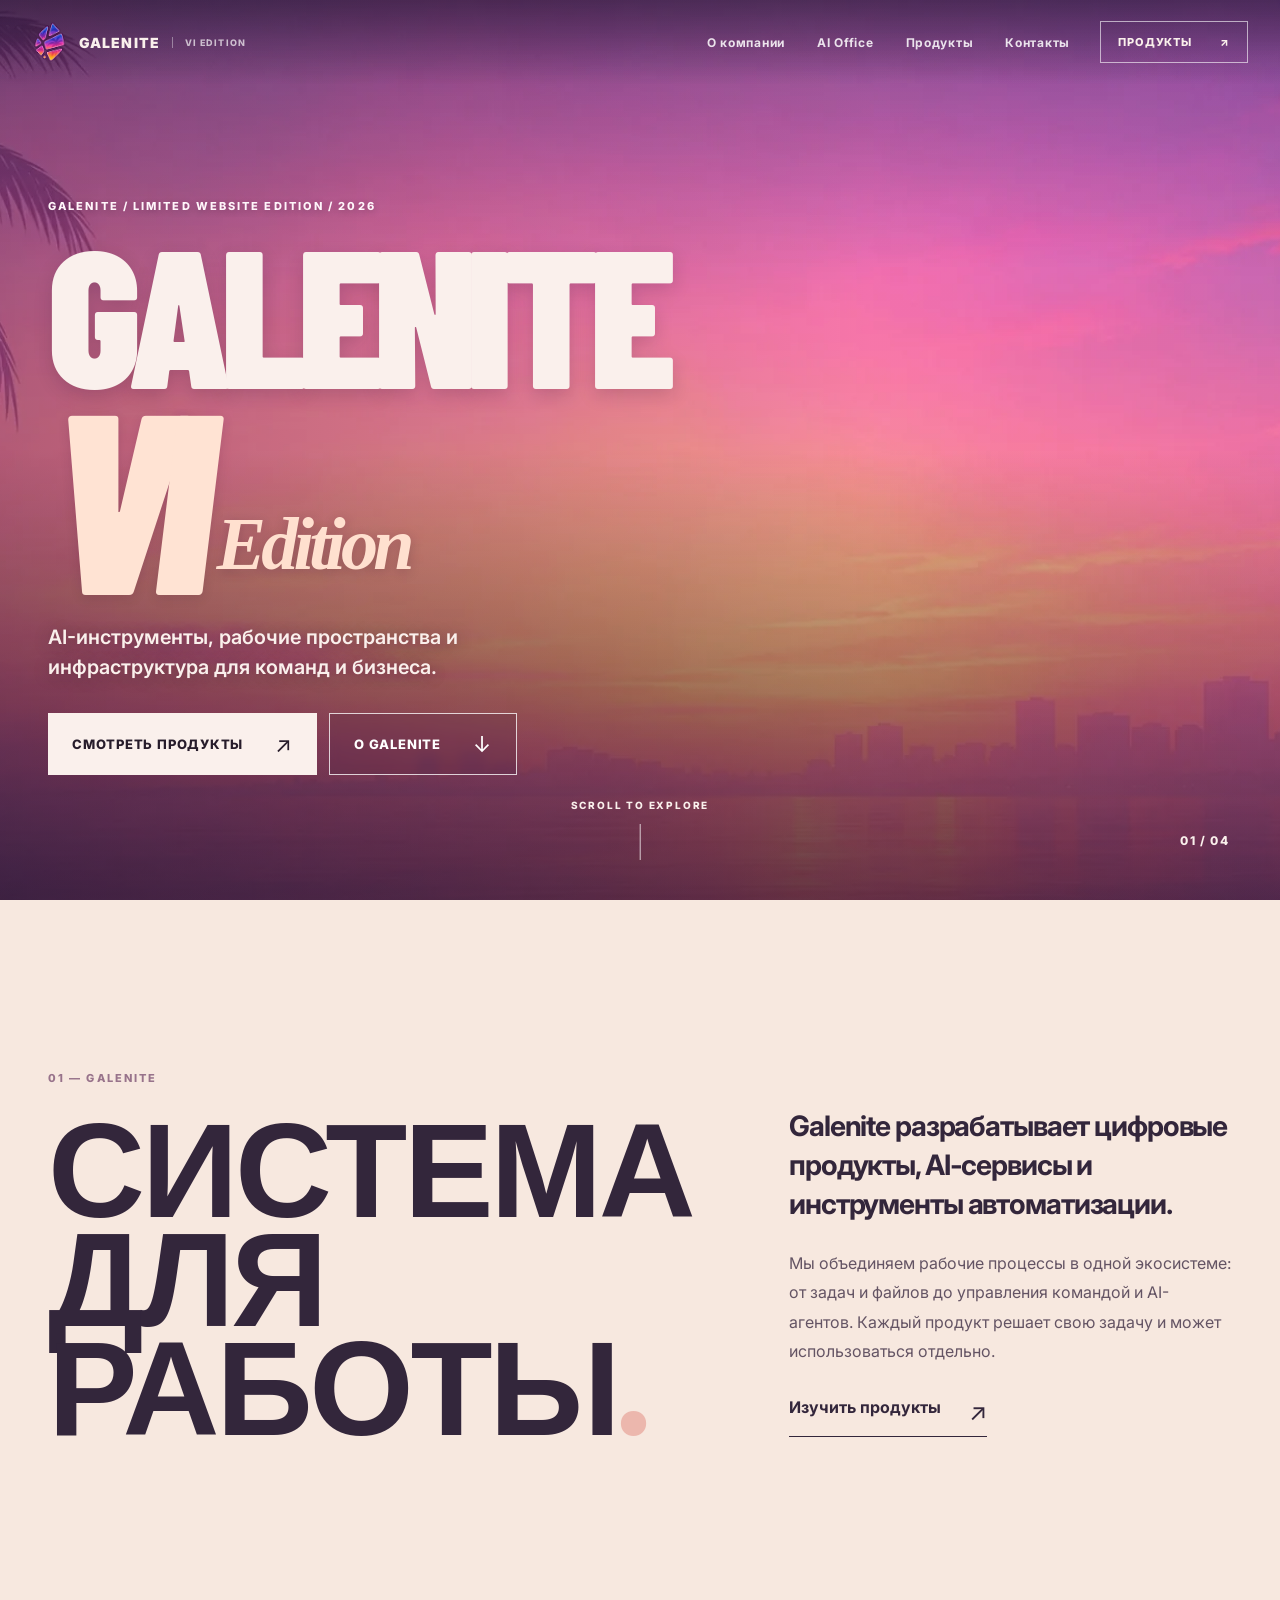
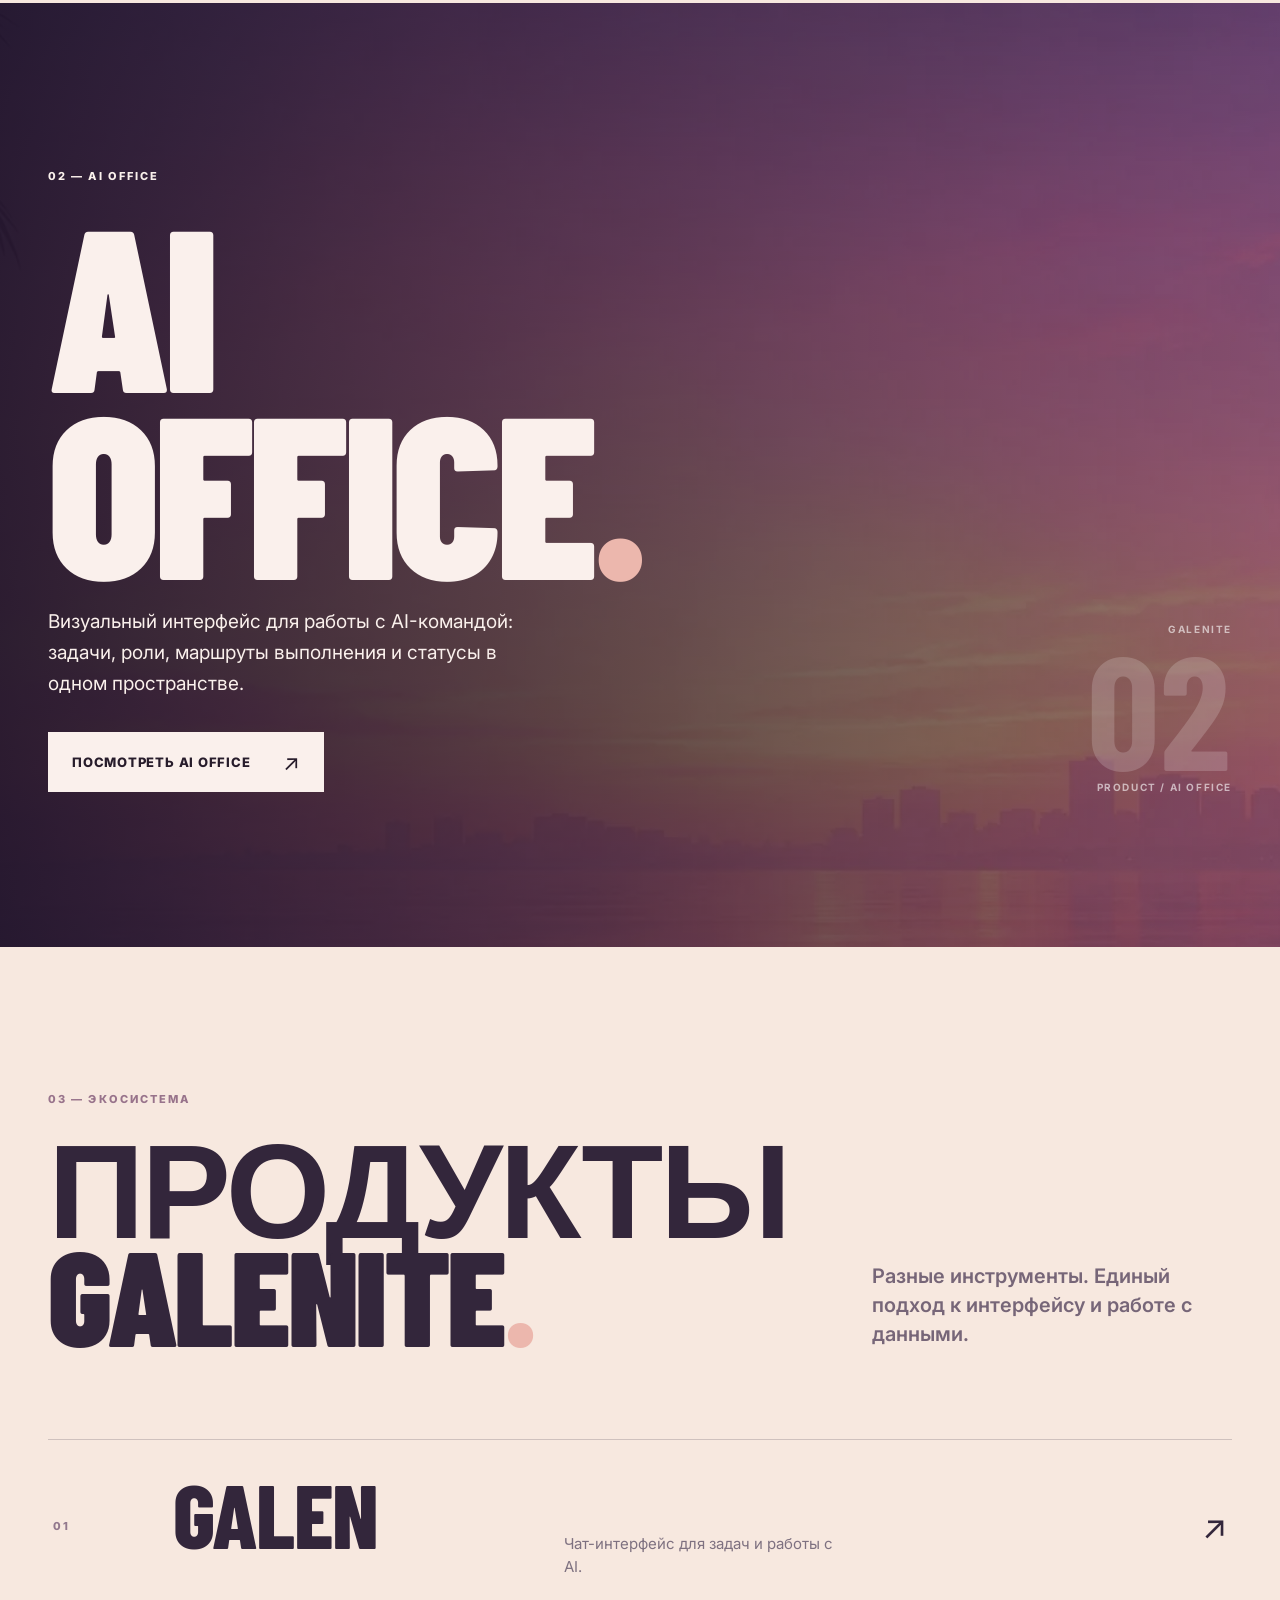
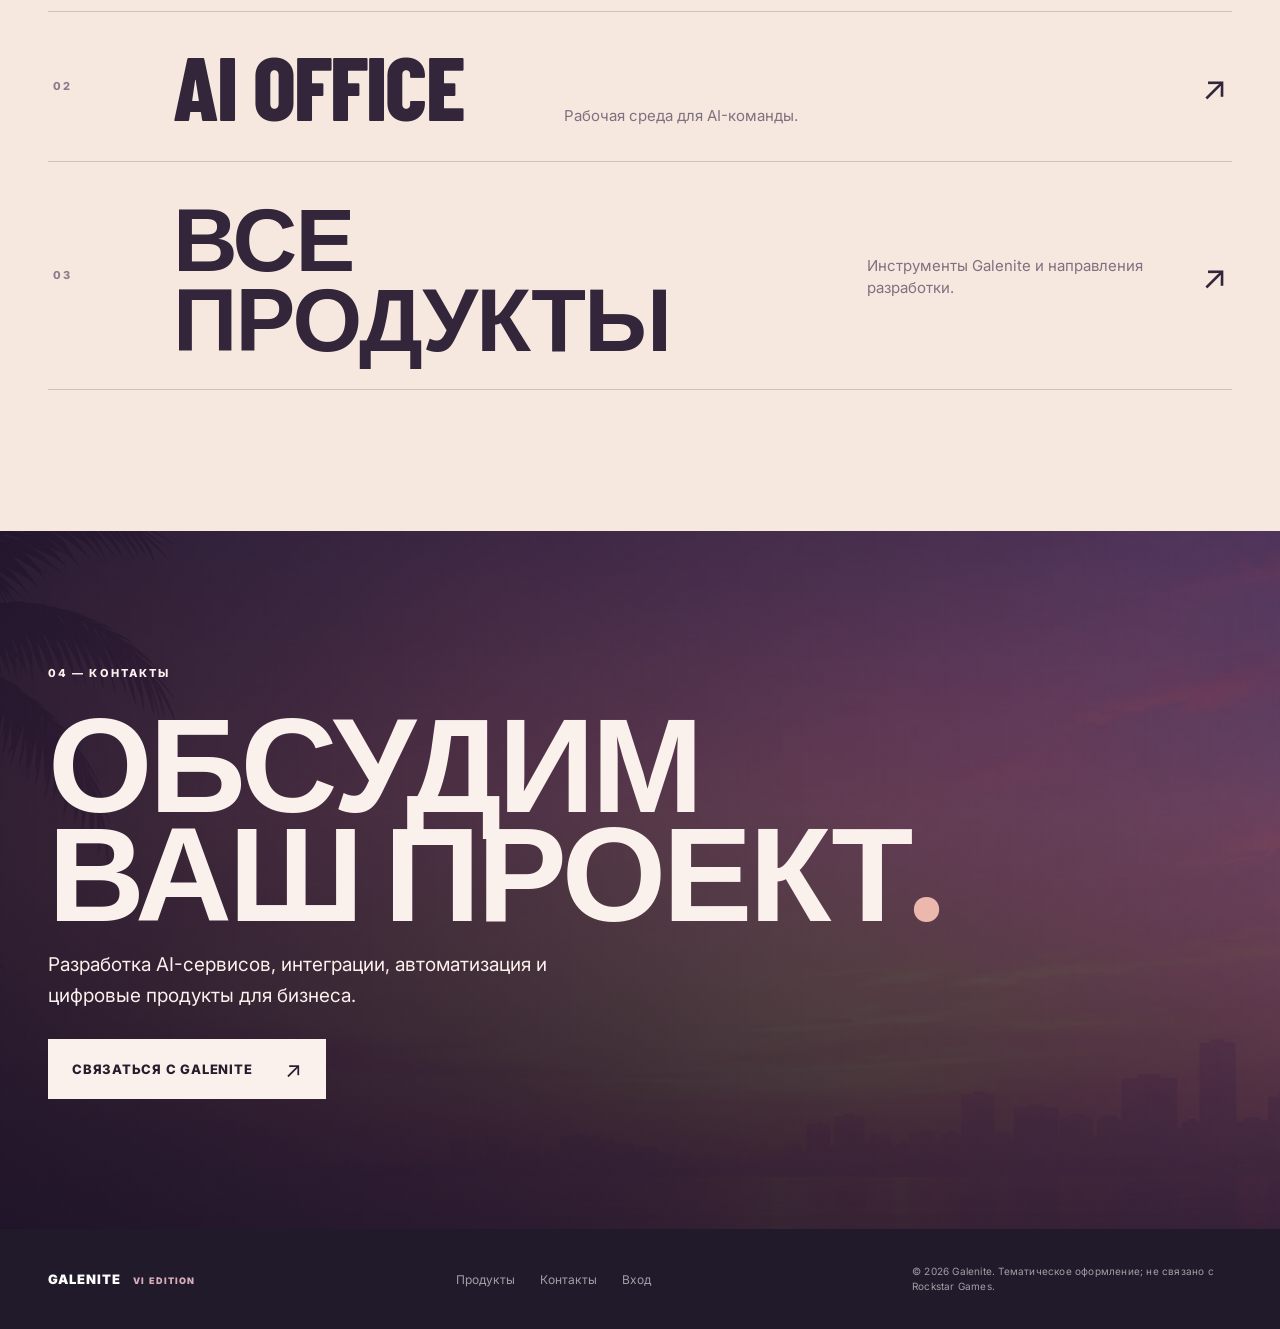
<file: index.html>
<!doctype html>
<html lang="ru">
<head>
  <meta charset="utf-8">
  <meta name="viewport" content="width=device-width,initial-scale=1,viewport-fit=cover">
  <meta name="theme-color" content="#191423">
  <meta name="description" content="Galenite — цифровые продукты, AI-инструменты и инфраструктура для работы.">
  <title>Galenite — VI Edition</title>
  <link rel="preconnect" href="https://fonts.googleapis.com">
  <link rel="preconnect" href="https://fonts.gstatic.com" crossorigin>
  <link href="https://fonts.googleapis.com/css2?family=Barlow+Condensed:wght@500;600;700;800;900&family=Inter:wght@400;500;600;700;800&display=swap" rel="stylesheet">
  <link rel="stylesheet" href="/style.css?v=vice-2026-2">
  <script src="/vice.js?v=vice-2026-2" defer></script>
</head>
<body>
  <div class="intro" id="intro" role="presentation" aria-hidden="true">
    <div class="intro__stage">
      <div class="intro__mosaic">
        <i class="intro__tile intro__tile--1"></i>
        <i class="intro__tile intro__tile--2"></i>
        <i class="intro__tile intro__tile--3"></i>
        <i class="intro__tile intro__tile--4"></i>
        <i class="intro__tile intro__tile--5"></i>
        <i class="intro__tile intro__tile--6"></i>
        <i class="intro__tile intro__tile--7"></i>
        <i class="intro__tile intro__tile--8"></i>
        <i class="intro__tile intro__tile--9"></i>
        <span class="intro__vi">VI</span>
        <img class="intro__mark" src="/assets/vi/mark.webp" onerror="this.onerror=null;this.src='/assets/vi/mark.svg'" alt="">
      </div>
      <p class="intro__name">GALENITE <span>VI EDITION</span></p>
    </div>
    <button class="intro__skip" type="button" id="skip-intro">Пропустить</button>
  </div>

  <header class="header" id="site-header">
    <div class="header__inner">
      <a href="/" class="header__brand" aria-label="Galenite — главная">
        <img src="/assets/vi/mark.webp" onerror="this.onerror=null;this.src='/assets/vi/mark.svg'" alt="">
        <span>GALENITE</span>
        <em>VI EDITION</em>
      </a>
      <nav class="header__nav" id="main-nav" aria-label="Основное меню">
        <a href="#about">О компании</a>
        <a href="#featured">AI Office</a>
        <a href="#ecosystem">Продукты</a>
        <a href="/contact/">Контакты</a>
      </nav>
      <a class="header__action" href="/products/">Продукты <span aria-hidden="true">↗</span></a>
      <button class="header__menu" type="button" aria-label="Открыть меню" aria-expanded="false" aria-controls="main-nav"><span></span><span></span></button>
    </div>
  </header>

  <main>
    <section class="hero" id="top">
      <div class="hero__photo"></div>
      <div class="hero__shade"></div>
      <div class="hero__content container">
        <p class="eyebrow hero__eyebrow">GALENITE / LIMITED WEBSITE EDITION / 2026</p>
        <div class="hero__identity">
          <span class="hero__wordmark">GALENITE</span>
          <div class="hero__second-line"><span class="hero__roman">VI</span><span class="hero__edition">Edition</span></div>
        </div>
        <p class="hero__description">AI-инструменты, рабочие пространства и инфраструктура для команд и бизнеса.</p>
        <div class="hero__buttons">
          <a href="/products/" class="cta cta--light">Смотреть продукты <span aria-hidden="true">↗</span></a>
          <a href="#about" class="cta cta--transparent">О Galenite <span aria-hidden="true">↓</span></a>
        </div>
      </div>
      <a class="scroll-cue" href="#about" aria-label="Прокрутить к информации о Galenite"><span>SCROLL TO EXPLORE</span><i></i></a>
      <span class="hero__edge">01 / 04</span>
    </section>

    <section class="about scene-section" id="about">
      <div class="container about__layout">
        <div class="about__heading reveal">
          <span class="section-index">01 — GALENITE</span>
          <h2>СИСТЕМА<br>ДЛЯ РАБОТЫ<span class="dot">.</span></h2>
        </div>
        <div class="about__copy reveal">
          <p class="lead">Galenite разрабатывает цифровые продукты, AI-сервисы и инструменты автоматизации.</p>
          <p>Мы объединяем рабочие процессы в одной экосистеме: от задач и файлов до управления командой и AI-агентов. Каждый продукт решает свою задачу и может использоваться отдельно.</p>
          <a class="text-link" href="/products/">Изучить продукты <span aria-hidden="true">↗</span></a>
        </div>
      </div>
    </section>

    <section class="feature" id="featured">
      <div class="feature__image"></div>
      <div class="feature__shade"></div>
      <div class="container feature__inner">
        <div class="feature__copy reveal">
          <p class="section-index">02 — AI OFFICE</p>
          <h2>AI<br>OFFICE<span class="dot">.</span></h2>
          <p>Визуальный интерфейс для работы с AI-командой: задачи, роли, маршруты выполнения и статусы в одном пространстве.</p>
          <a class="cta cta--light" href="/ai-office/">Посмотреть AI Office <span aria-hidden="true">↗</span></a>
        </div>
        <div class="feature__detail reveal" aria-hidden="true"><span>GALENITE</span><strong>02</strong><span>PRODUCT / AI OFFICE</span></div>
      </div>
    </section>

    <section class="products scene-section" id="ecosystem">
      <div class="container">
        <div class="products__intro reveal">
          <div><span class="section-index">03 — ЭКОСИСТЕМА</span><h2>ПРОДУКТЫ<br>GALENITE<span class="dot">.</span></h2></div>
          <p>Разные инструменты. Единый подход к интерфейсу и работе с данными.</p>
        </div>
        <div class="product-list">
          <a href="/galen/" class="product-row reveal">
            <span class="product-row__number">01</span>
            <div class="product-row__body"><h3>GALEN</h3><p>Чат-интерфейс для задач и работы с AI.</p></div>
            <span class="product-row__arrow" aria-hidden="true">↗</span>
          </a>
          <a href="/ai-office/" class="product-row reveal">
            <span class="product-row__number">02</span>
            <div class="product-row__body"><h3>AI OFFICE</h3><p>Рабочая среда для AI-команды.</p></div>
            <span class="product-row__arrow" aria-hidden="true">↗</span>
          </a>
          <a href="/products/" class="product-row reveal">
            <span class="product-row__number">03</span>
            <div class="product-row__body"><h3>ВСЕ ПРОДУКТЫ</h3><p>Инструменты Galenite и направления разработки.</p></div>
            <span class="product-row__arrow" aria-hidden="true">↗</span>
          </a>
        </div>
      </div>
    </section>

    <section class="ending" id="contact">
      <div class="ending__photo"></div>
      <div class="ending__shade"></div>
      <div class="container ending__content reveal">
        <span class="section-index">04 — КОНТАКТЫ</span>
        <h2>ОБСУДИМ<br>ВАШ ПРОЕКТ<span class="dot">.</span></h2>
        <p>Разработка AI-сервисов, интеграции, автоматизация и цифровые продукты для бизнеса.</p>
        <a class="cta cta--light" href="/contact/">Связаться с Galenite <span aria-hidden="true">↗</span></a>
      </div>
    </section>
  </main>

  <footer class="footer">
    <div class="container footer__inner">
      <a href="/" class="footer__brand">GALENITE <span>VI EDITION</span></a>
      <div><a href="/products/">Продукты</a><a href="/contact/">Контакты</a><a href="/auth/">Вход</a></div>
      <p>© 2026 Galenite. Тематическое оформление; не связано с Rockstar Games.</p>
    </div>
  </footer>
</body>
</html>
</file>
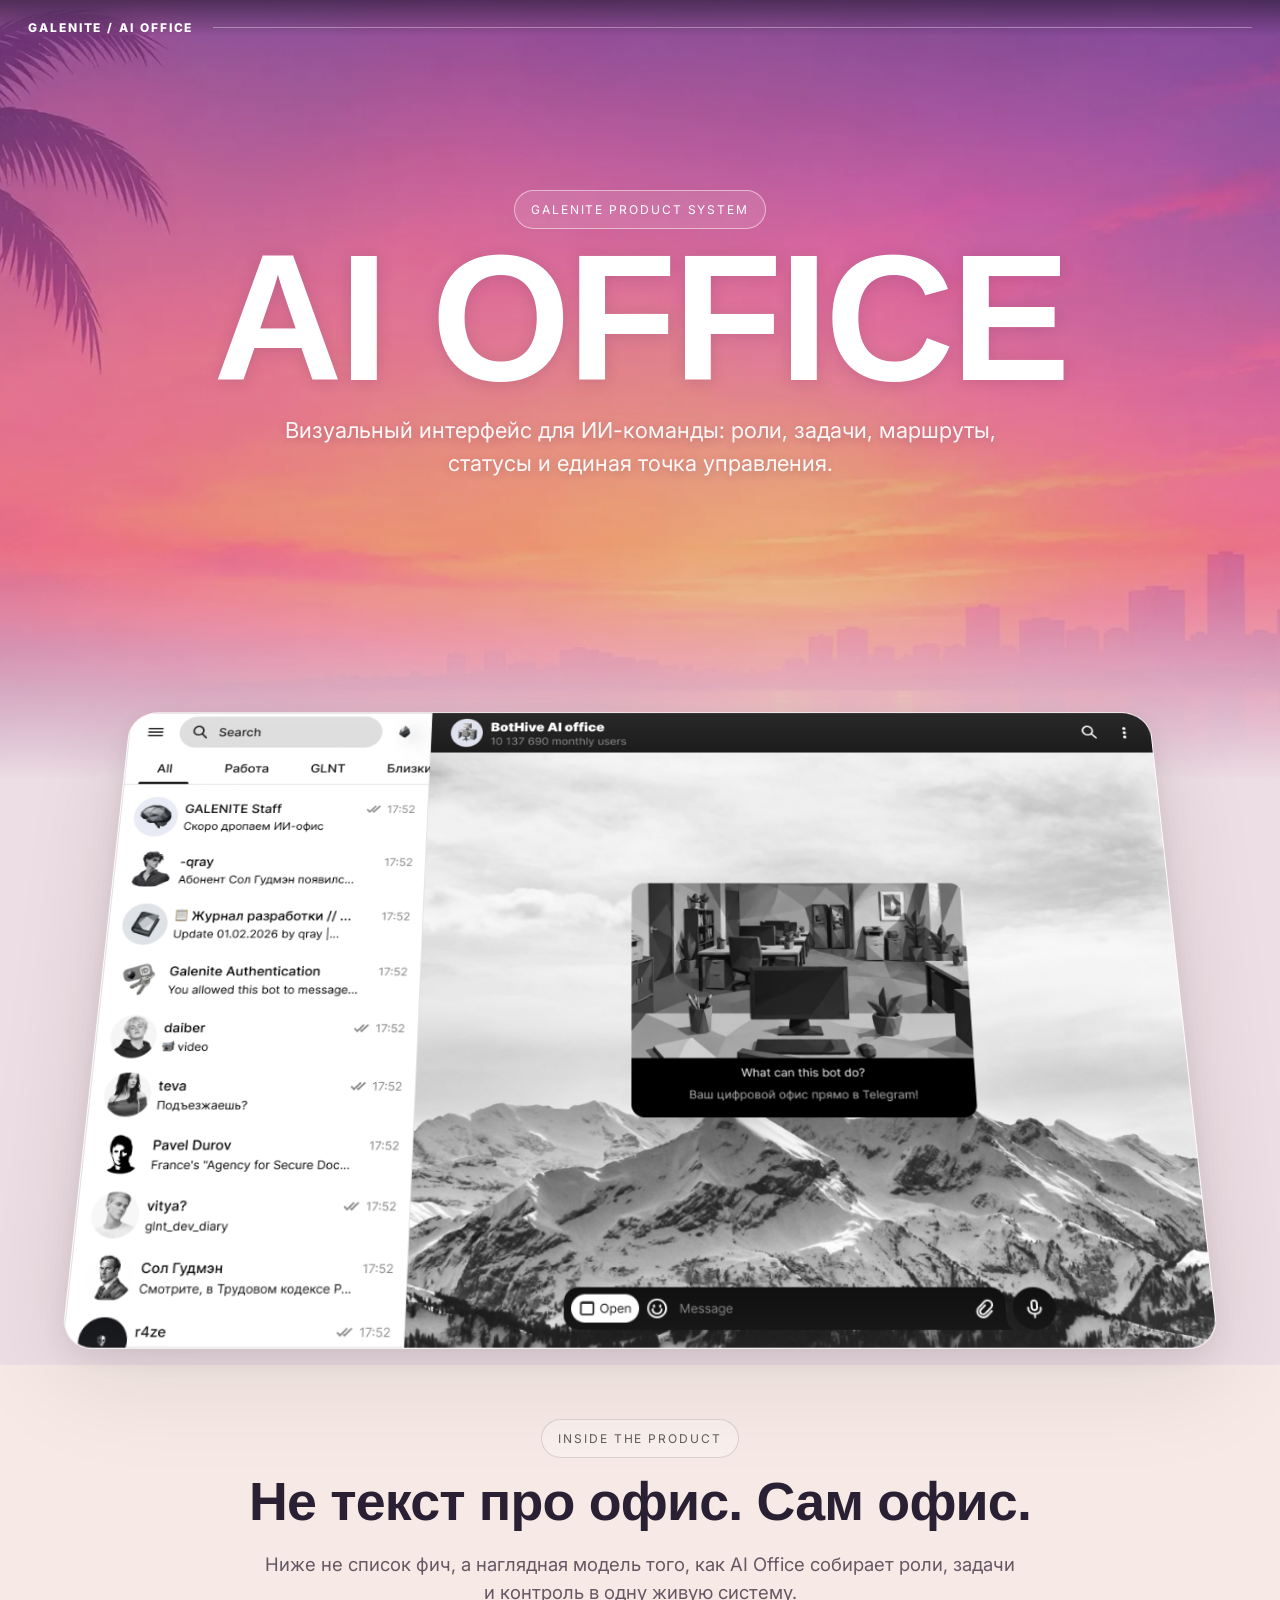
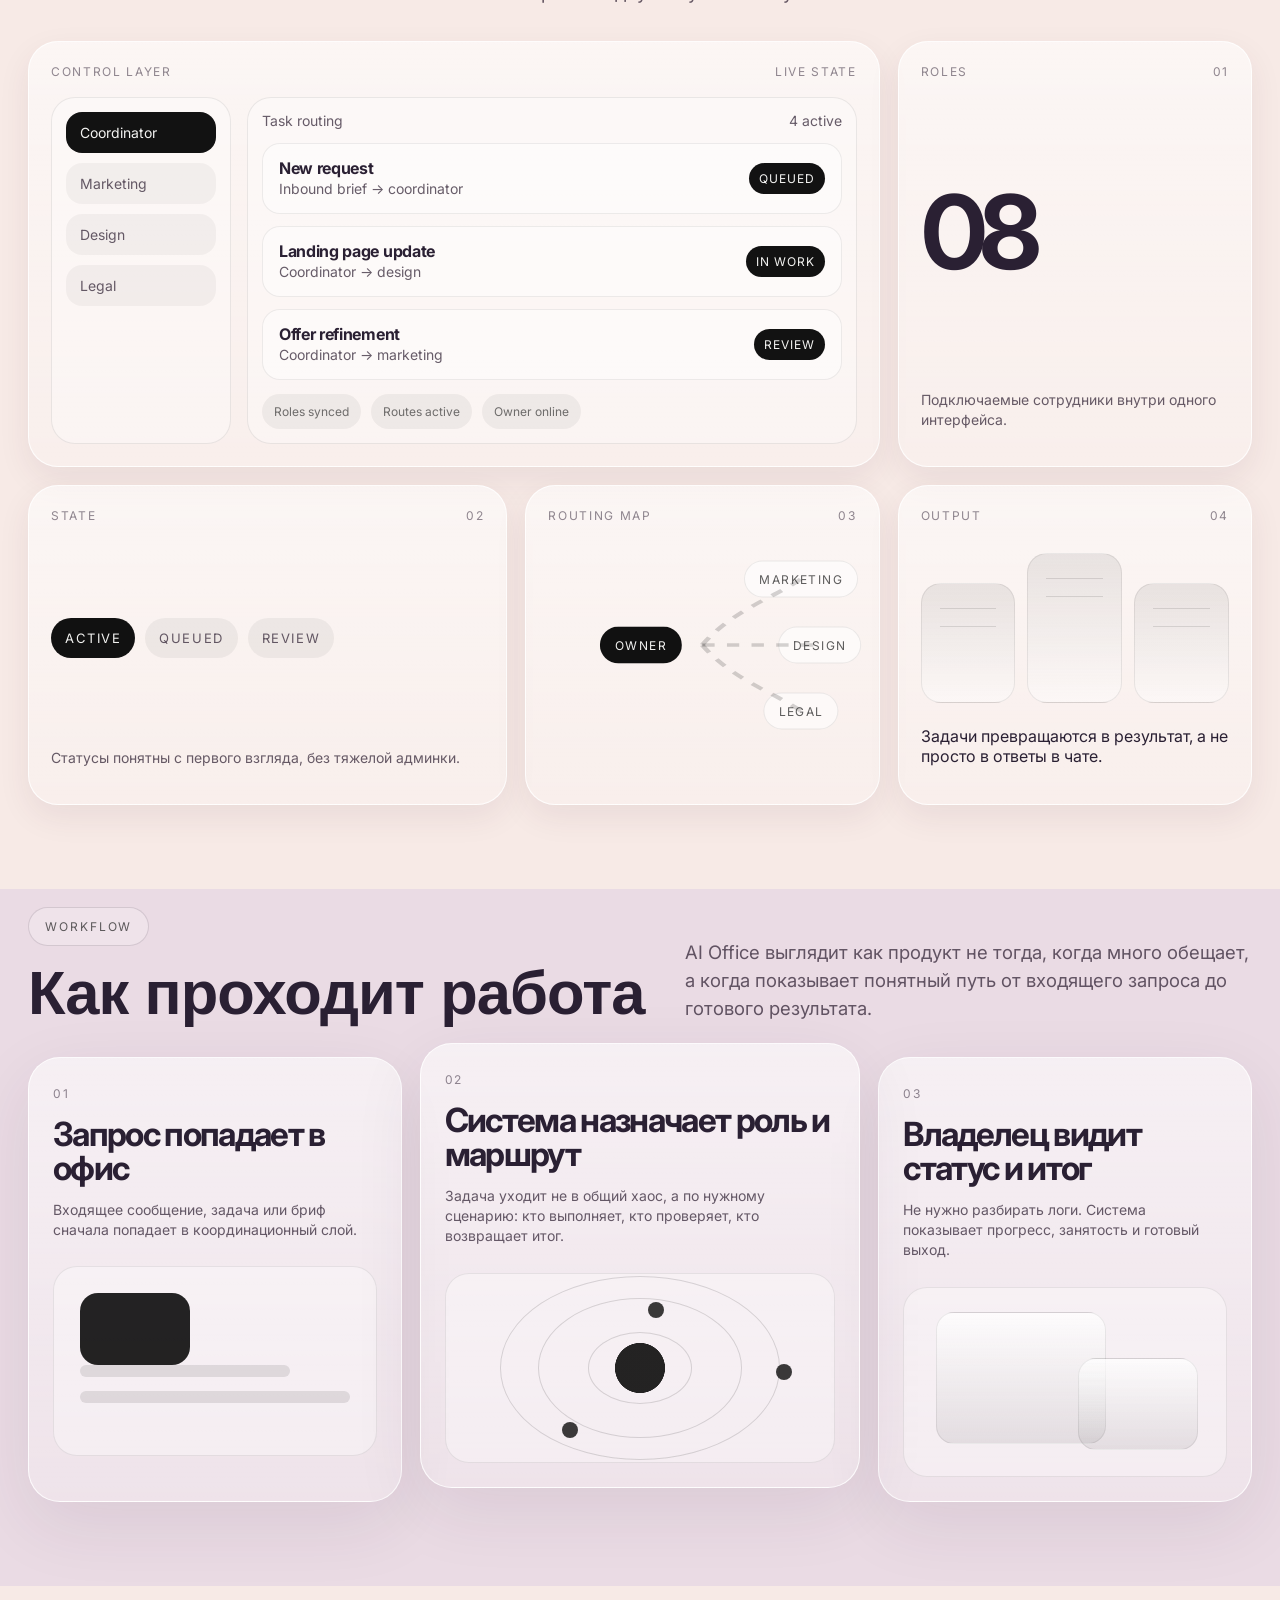
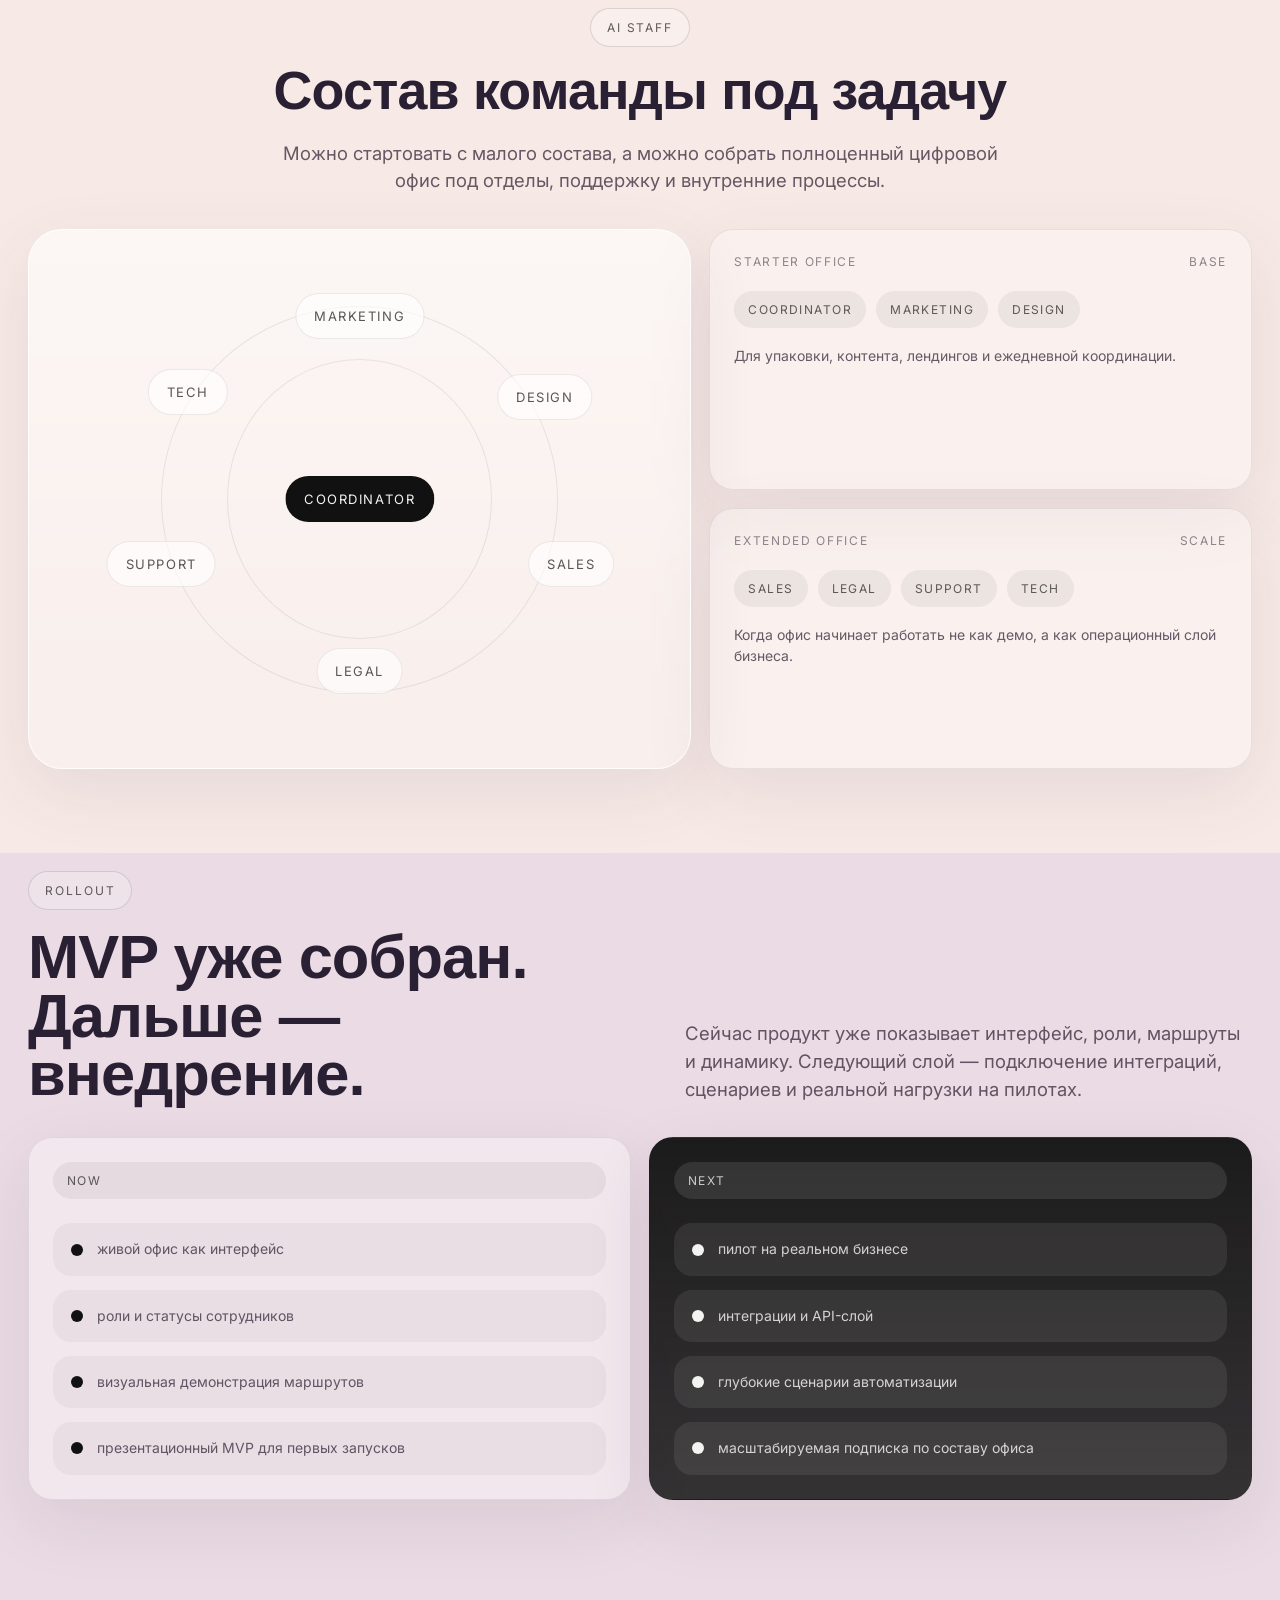
<file: ai-office/index.html>
<!doctype html>
<html lang="ru">
<head>
  <meta charset="UTF-8" />
  <meta name="viewport" content="width=device-width, initial-scale=1.0" />
  <title>Galenite — AI Office</title>
  <link rel="preconnect" href="https://fonts.googleapis.com">
  <link rel="preconnect" href="https://fonts.gstatic.com" crossorigin>
  <link href="https://fonts.googleapis.com/css2?family=Inter:wght@400;500;600;700;800&display=swap" rel="stylesheet">
  <link rel="stylesheet" href="/ai-office/styles.css?v=20260502_1" />
<link rel="stylesheet" href="/assets/vi/app-theme.css?v=vice-2026-1">
</head>
<body class="vice-office">
  <div class="noise"></div>

  <header class="topbar">
    <div class="topbar__brand">GALENITE / AI OFFICE</div>
    <div class="topbar__line"></div>
  </header>

  <main>
    <section class="screen hero-screen" id="hero">
      <div class="hero-shell reveal">
        <div class="eyebrow">Galenite product system</div>
        <h1>AI OFFICE</h1>
        <p>
          Визуальный интерфейс для ИИ-команды: роли, задачи, маршруты,
          статусы и единая точка управления.
        </p>
      </div>

      <div class="hero-video-peek" aria-hidden="true">
        <div class="hero-video-peek__crop">
          <div class="hero-video-peek__card">
            <video class="hero-video-peek__video" autoplay muted loop playsinline preload="auto" poster="/ai-office/assets/office-plan.png">
              <source src="/ai-office/assets/office-loop.mp4" type="video/mp4" />
            </video>
          </div>
        </div>
      </div>
      <div class="hero-rings" aria-hidden="true"></div>
    </section>

    <section class="screen office-screen" id="office">
      <div class="office-stage reveal">
        <div class="office-card video-card" id="officeCard">
          <div class="video-frame">
            <video class="office-video" autoplay muted loop playsinline preload="auto" poster="/ai-office/assets/office-plan.png">
              <source src="/ai-office/assets/office-loop.mp4" type="video/mp4" />
            </video>
          </div>
        </div>
      </div>
    </section>

    <section class="content-section showcase-section">
      <div class="section-wrap reveal">
        <div class="section-head section-head--compact">
          <div>
            <div class="eyebrow">Inside the product</div>
            <h2>Не текст про офис. Сам офис.</h2>
          </div>
          <p>Ниже не список фич, а наглядная модель того, как AI Office собирает роли, задачи и контроль в одну живую систему.</p>
        </div>

        <div class="showcase-grid">
          <article class="bento-card bento-card--hero">
            <div class="card-topline"><span>Control layer</span><span>Live state</span></div>
            <div class="console-window">
              <div class="console-sidebar"><div class="sidebar-pill active">Coordinator</div><div class="sidebar-pill">Marketing</div><div class="sidebar-pill">Design</div><div class="sidebar-pill">Legal</div></div>
              <div class="console-main">
                <div class="console-row console-row--header"><span>Task routing</span><span>4 active</span></div>
                <div class="console-task-list">
                  <div class="task-item"><div><strong>New request</strong><span>Inbound brief → coordinator</span></div><em>queued</em></div>
                  <div class="task-item"><div><strong>Landing page update</strong><span>Coordinator → design</span></div><em>in work</em></div>
                  <div class="task-item"><div><strong>Offer refinement</strong><span>Coordinator → marketing</span></div><em>review</em></div>
                </div>
                <div class="console-statusbar"><span>Roles synced</span><span>Routes active</span><span>Owner online</span></div>
              </div>
            </div>
          </article>

          <article class="bento-card stat-card"><div class="card-topline"><span>Roles</span><span>01</span></div><div class="big-stat">08</div><p>Подключаемые сотрудники внутри одного интерфейса.</p></article>
          <article class="bento-card stat-card"><div class="card-topline"><span>State</span><span>02</span></div><div class="signal-stack"><span class="signal-pill active">active</span><span class="signal-pill">queued</span><span class="signal-pill">review</span></div><p>Статусы понятны с первого взгляда, без тяжелой админки.</p></article>

          <article class="bento-card routes-card">
            <div class="card-topline"><span>Routing map</span><span>03</span></div>
            <div class="route-map"><div class="route-node route-node--center">owner</div><div class="route-node route-node--a">marketing</div><div class="route-node route-node--b">design</div><div class="route-node route-node--c">legal</div><svg viewBox="0 0 100 100" preserveAspectRatio="none" aria-hidden="true"><path d="M50 50 C60 34, 74 28, 82 20"/><path d="M50 50 C66 50, 78 50, 88 50"/><path d="M50 50 C60 66, 74 72, 82 80"/></svg></div>
          </article>

          <article class="bento-card glass-card"><div class="card-topline"><span>Output</span><span>04</span></div><div class="mini-docs"><div class="mini-doc"></div><div class="mini-doc"></div><div class="mini-doc"></div></div><p>Задачи превращаются в результат, а не просто в ответы в чате.</p></article>
        </div>
      </div>
    </section>

    <section class="content-section process-section">
      <div class="section-wrap reveal">
        <div class="section-head section-head--split"><div><div class="eyebrow">Workflow</div><h2>Как проходит работа</h2></div><p>AI Office выглядит как продукт не тогда, когда много обещает, а когда показывает понятный путь от входящего запроса до готового результата.</p></div>
        <div class="process-rail">
          <article class="process-card"><span class="process-index">01</span><h3>Запрос попадает в офис</h3><p>Входящее сообщение, задача или бриф сначала попадает в координационный слой.</p><div class="process-visual process-visual--inbox"><div class="pv-window"></div><div class="pv-line short"></div><div class="pv-line"></div></div></article>
          <article class="process-card process-card--featured"><span class="process-index">02</span><h3>Система назначает роль и маршрут</h3><p>Задача уходит не в общий хаос, а по нужному сценарию: кто выполняет, кто проверяет, кто возвращает итог.</p><div class="process-visual process-visual--route"><div class="pv-orbit pv-orbit--core"></div><div class="pv-orbit pv-orbit--one"></div><div class="pv-orbit pv-orbit--two"></div><div class="pv-dot pv-dot--one"></div><div class="pv-dot pv-dot--two"></div><div class="pv-dot pv-dot--three"></div></div></article>
          <article class="process-card"><span class="process-index">03</span><h3>Владелец видит статус и итог</h3><p>Не нужно разбирать логи. Система показывает прогресс, занятость и готовый выход.</p><div class="process-visual process-visual--output"><div class="pv-sheet large"></div><div class="pv-sheet small"></div></div></article>
        </div>
      </div>
    </section>

    <section class="content-section staff-section">
      <div class="section-wrap reveal">
        <div class="section-head section-head--compact"><div><div class="eyebrow">AI staff</div><h2>Состав команды под задачу</h2></div><p>Можно стартовать с малого состава, а можно собрать полноценный цифровой офис под отделы, поддержку и внутренние процессы.</p></div>
        <div class="staff-layout">
          <article class="staff-board"><div class="staff-core">coordinator</div><div class="staff-node staff-node--1">marketing</div><div class="staff-node staff-node--2">design</div><div class="staff-node staff-node--3">sales</div><div class="staff-node staff-node--4">legal</div><div class="staff-node staff-node--5">support</div><div class="staff-node staff-node--6">tech</div></article>
          <div class="staff-packs"><article class="staff-pack"><div class="card-topline"><span>Starter office</span><span>Base</span></div><div class="pack-tags"><span>Coordinator</span><span>Marketing</span><span>Design</span></div><p>Для упаковки, контента, лендингов и ежедневной координации.</p></article><article class="staff-pack"><div class="card-topline"><span>Extended office</span><span>Scale</span></div><div class="pack-tags"><span>Sales</span><span>Legal</span><span>Support</span><span>Tech</span></div><p>Когда офис начинает работать не как демо, а как операционный слой бизнеса.</p></article></div>
        </div>
      </div>
    </section>

    <section class="content-section rollout-section">
      <div class="section-wrap reveal">
        <div class="section-head section-head--split"><div><div class="eyebrow">Rollout</div><h2>MVP уже собран. Дальше — внедрение.</h2></div><p>Сейчас продукт уже показывает интерфейс, роли, маршруты и динамику. Следующий слой — подключение интеграций, сценариев и реальной нагрузки на пилотах.</p></div>
        <div class="rollout-grid"><article class="rollout-panel"><div class="rollout-label">Now</div><ul><li>живой офис как интерфейс</li><li>роли и статусы сотрудников</li><li>визуальная демонстрация маршрутов</li><li>презентационный MVP для первых запусков</li></ul></article><article class="rollout-panel rollout-panel--accent"><div class="rollout-label">Next</div><ul><li>пилот на реальном бизнесе</li><li>интеграции и API-слой</li><li>глубокие сценарии автоматизации</li><li>масштабируемая подписка по составу офиса</li></ul></article></div>
      </div>
    </section>
  </main>

  <script src="/ai-office/script.js?v=20260502_1"></script>
</body>
</html>
</file>
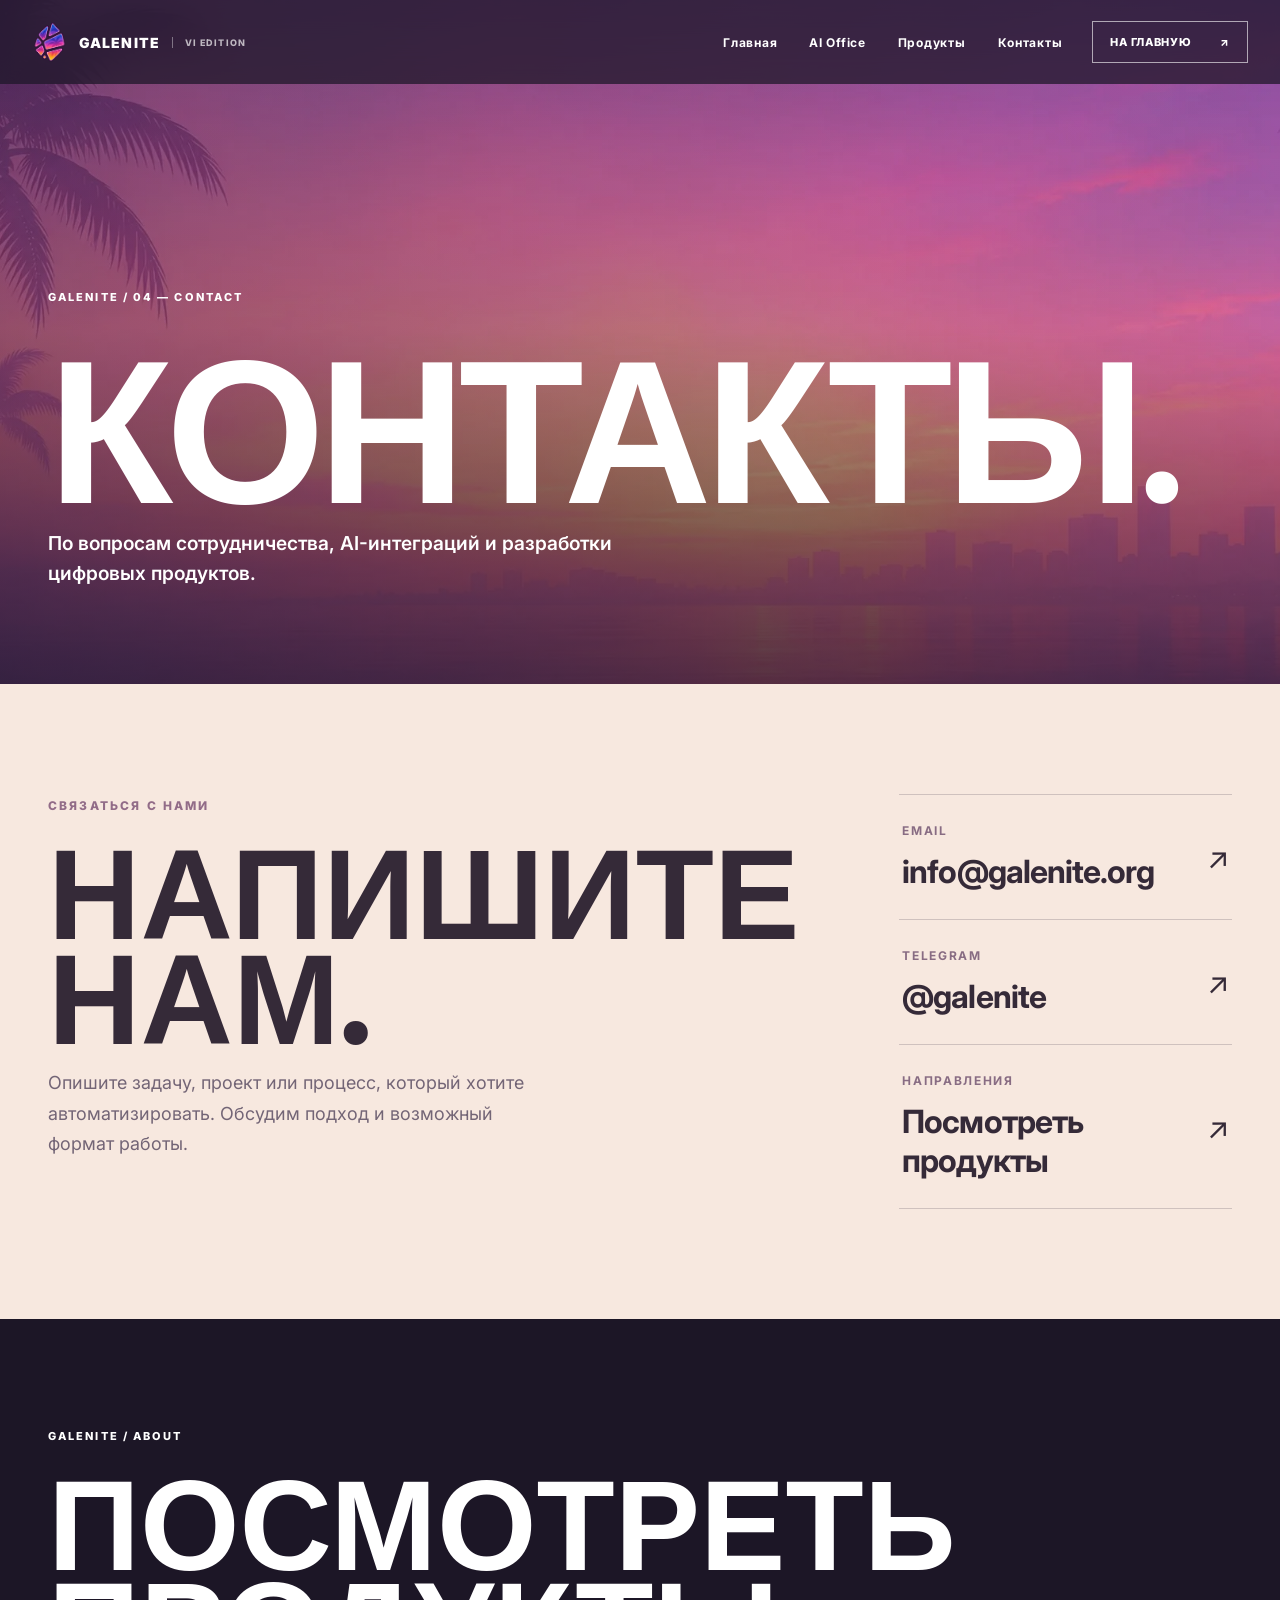
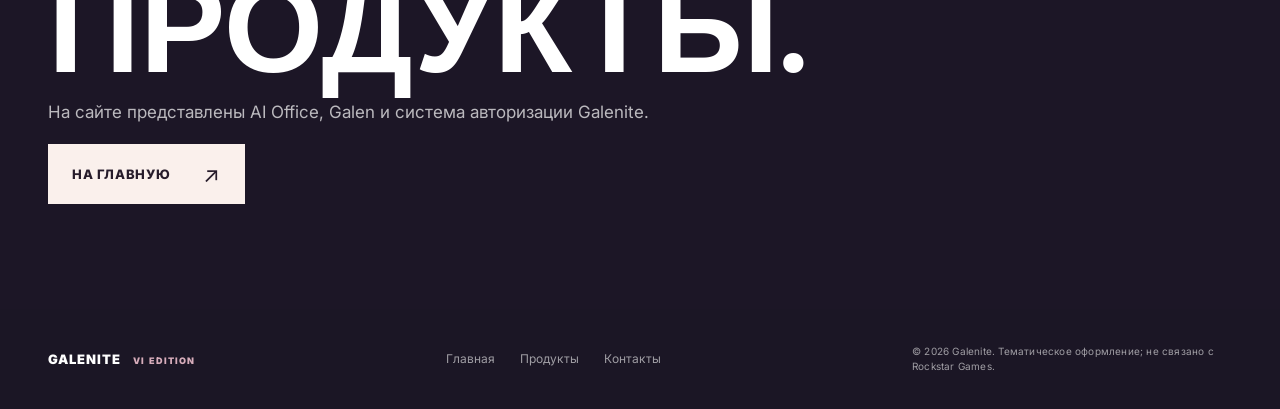
<file: contact/index.html>
<!doctype html><html lang="ru"><head><title>Контакты — Galenite</title><meta name="description" content="Связаться с командой Galenite: разработка AI-сервисов и цифровых продуктов."><meta charset="utf-8"><meta name="viewport" content="width=device-width,initial-scale=1,viewport-fit=cover"><meta name="theme-color" content="#201929">
<link rel="preconnect" href="https://fonts.googleapis.com"><link rel="preconnect" href="https://fonts.gstatic.com" crossorigin>
<link href="https://fonts.googleapis.com/css2?family=Barlow+Condensed:wght@500;600;700;800;900&family=Inter:wght@400;500;600;700;800&display=swap" rel="stylesheet">
<link rel="stylesheet" href="/style.css?v=vice-2026-2"><link rel="stylesheet" href="/subpages.css?v=vice-2026-2">
<script src="/vice.js?v=vice-2026-2" defer></script></head><body class="interior">
<header class="header" id="site-header"><div class="header__inner">
<a class="header__brand" href="/"><img src="/assets/vi/mark.webp" onerror="this.onerror=null;this.src='/assets/vi/mark.svg'" alt=""><span>GALENITE</span><em>VI EDITION</em></a>
<nav class="header__nav" id="main-nav" aria-label="Основное меню"><a href="/">Главная</a><a href="/ai-office/">AI Office</a><a href="/products/">Продукты</a><a href="/contact/">Контакты</a></nav>
<a class="header__action" href="/">На главную <span aria-hidden="true">↗</span></a>
<button class="header__menu" type="button" aria-label="Открыть меню" aria-expanded="false" aria-controls="main-nav"><span></span><span></span></button>
</div></header>
<main><section class="inner-hero"><div class="inner-hero__photo"></div><div class="container inner-hero__content"><span class="section-index">GALENITE / 04 — CONTACT</span><h1>КОНТАКТЫ.</h1><p>По вопросам сотрудничества, AI-интеграций и разработки цифровых продуктов.</p></div></section>
<section class="inner-section"><div class="container contact-section"><div><span class="inner-label">Связаться с нами</span><h2>НАПИШИТЕ<br>НАМ.</h2><p>Опишите задачу, проект или процесс, который хотите автоматизировать. Обсудим подход и возможный формат работы.</p></div>
<div class="contact-list">
<a class="contact-line" href="mailto:info@galenite.org"><div><small>Email</small><strong>info@galenite.org</strong></div><span aria-hidden="true">↗</span></a>
<a class="contact-line" href="https://t.me/galenite" target="_blank" rel="noopener noreferrer"><div><small>Telegram</small><strong>@galenite</strong></div><span aria-hidden="true">↗</span></a>
<a class="contact-line" href="/products/"><div><small>Направления</small><strong>Посмотреть продукты</strong></div><span aria-hidden="true">↗</span></a>
</div></div></section>
<section class="inner-bottom"><div class="container"><span class="section-index">GALENITE / ABOUT</span><h2>ПОСМОТРЕТЬ<br>ПРОДУКТЫ.</h2><p>На сайте представлены AI Office, Galen и система авторизации Galenite.</p><a href="/" class="cta cta--light">На главную <span aria-hidden="true">↗</span></a></div></section></main><footer class="footer"><div class="container footer__inner"><a href="/" class="footer__brand">GALENITE <span>VI EDITION</span></a><div><a href="/">Главная</a><a href="/products/">Продукты</a><a href="/contact/">Контакты</a></div><p>© 2026 Galenite. Тематическое оформление; не связано с Rockstar Games.</p></div></footer></body></html>
</file>
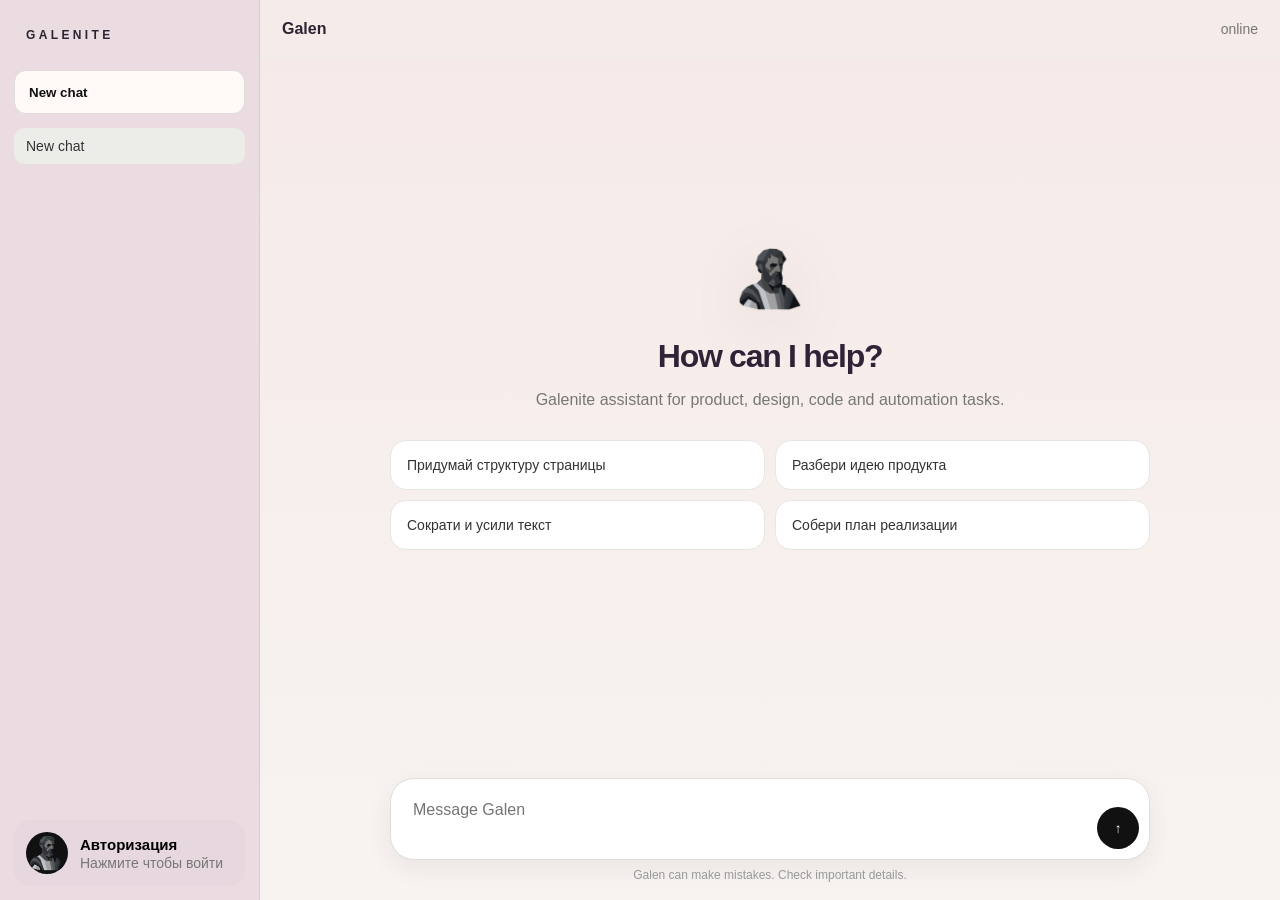
<file: galen/index.html>
<!doctype html><html lang="ru"><head><meta charset="UTF-8"><meta name="viewport" content="width=device-width,initial-scale=1"><title>Galen</title><style>*{box-sizing:border-box}html,body{margin:0;height:100%;overflow:hidden}body{font-family:Inter,Arial,sans-serif;background:#fff;color:#111}.app{height:100vh;display:grid;grid-template-columns:260px 1fr}.side{background:#f7f7f5;border-right:1px solid #e7e7e3;padding:14px;display:flex;flex-direction:column;gap:14px;position:relative}.brand{height:42px;display:flex;align-items:center;padding:0 12px;font-size:12px;font-weight:800;letter-spacing:.28em}.new{border:1px solid #dededa;background:#fff;border-radius:12px;height:44px;padding:0 14px;text-align:left;font-weight:600;color:#111}.history{display:grid;gap:4px;overflow:auto}.chat-item{border:0;background:transparent;text-align:left;padding:10px 12px;border-radius:10px;color:#333;font-size:14px;white-space:nowrap;overflow:hidden;text-overflow:ellipsis;cursor:pointer}.chat-item:hover,.chat-item.active{background:#ecece8}.account-wrap{margin-top:auto;position:relative}.account-btn{width:100%;border:0;background:#ecece8;border-radius:16px;padding:12px;display:flex;align-items:center;gap:12px;text-align:left;cursor:pointer}.account-avatar{width:42px;height:42px;border-radius:50%;object-fit:cover;background:#111}.account-name{font-size:15px;font-weight:600}.account-plan{font-size:14px;color:#777;margin-top:2px}.account-menu{position:absolute;left:0;bottom:74px;width:100%;background:#fff;border:1px solid #e7e7e3;border-radius:22px;padding:10px;box-shadow:0 20px 60px rgba(0,0,0,.08);display:none}.account-menu.open{display:block}.menu-head{display:flex;align-items:center;gap:12px;padding:10px;border-bottom:1px solid #ededeb;margin-bottom:6px}.menu-list{display:grid;gap:2px}.menu-list a,.menu-list button{border:0;background:transparent;text-align:left;padding:12px;border-radius:12px;font-size:14px;color:#333;text-decoration:none;cursor:pointer}.menu-list a:hover,.menu-list button:hover{background:#f4f4f1}.main{height:100vh;display:grid;grid-template-rows:58px 1fr auto}.top{height:58px;display:flex;align-items:center;justify-content:space-between;padding:0 22px;border-bottom:1px solid #ededeb}.model{font-weight:600}.status{font-size:14px;color:#777}.chat{overflow:auto;padding:28px 18px 160px}.inner{max-width:760px;margin:0 auto}.welcome{min-height:calc(100vh - 280px);display:flex;flex-direction:column;justify-content:center;align-items:center;text-align:center}.mark{width:74px;height:74px;object-fit:contain;animation:float 4s ease-in-out infinite;filter:drop-shadow(0 12px 30px rgba(0,0,0,.08))}@keyframes float{0%{transform:translateY(0)}50%{transform:translateY(-10px)}100%{transform:translateY(0)}}.welcome h1{margin:22px 0 0;font-size:32px;letter-spacing:-.04em}.welcome p{margin:12px 0 0;color:#777;line-height:1.6}.suggestions{margin-top:28px;display:grid;grid-template-columns:1fr 1fr;gap:10px;width:100%}.suggestions button{border:1px solid #e6e6e2;background:#fff;border-radius:16px;text-align:left;padding:16px;color:#333;font-size:14px;cursor:pointer}.suggestions button:hover{background:#f7f7f5}.msg{display:flex;margin:24px 0}.msg.bot{justify-content:flex-start}.msg.user{justify-content:flex-end}.content{max-width:82%;font-size:16px;line-height:1.7;white-space:pre-wrap}.msg.user .content{background:#f4f4f1;border-radius:22px;padding:12px 16px}.composer-wrap{position:fixed;left:260px;right:0;bottom:0;padding:18px;background:linear-gradient(180deg,rgba(255,255,255,0),#fff 32%)}.composer{max-width:760px;margin:0 auto;background:#fff;border:1px solid #dededa;border-radius:24px;box-shadow:0 12px 40px rgba(0,0,0,.08);padding:10px;display:flex;gap:10px;align-items:flex-end}textarea{flex:1;border:0;outline:0;resize:none;min-height:44px;max-height:160px;padding:12px;font:16px Inter,Arial;background:transparent}.send{width:42px;height:42px;border:0;border-radius:50%;background:#111;color:#fff;font-weight:800}.hint{max-width:760px;margin:8px auto 0;text-align:center;color:#999;font-size:12px}@media(max-width:820px){.app{grid-template-columns:1fr}.side{display:none}.composer-wrap{left:0}.suggestions{grid-template-columns:1fr}.top{padding:0 16px}.chat{padding-inline:16px}}</style><link rel="stylesheet" href="/assets/vi/app-theme.css?v=vice-2026-1">
</head><body class="vice-galen"><main class="app"><aside class="side"><div class="brand">GALENITE</div><button class="new" id="newChat">New chat</button><div class="history" id="history"></div><div class="account-wrap"><div class="account-menu" id="accountMenu"></div><button class="account-btn" id="accountButton"><img class="account-avatar" id="accountAvatar" src="./Assets/galen.png"><div><div class="account-name" id="accountName">Авторизация</div><div class="account-plan" id="accountPlan">Нажмите чтобы войти</div></div></button></div></aside><section class="main"><header class="top"><div class="model" id="chatTitle">Galen</div><div class="status">online</div></header><div class="chat" id="chat"><div class="inner" id="messages"></div></div><div class="composer-wrap"><form class="composer" id="chatForm"><textarea id="messageInput" placeholder="Message Galen"></textarea><button class="send">↑</button></form><div class="hint">Galen can make mistakes. Check important details.</div></div></section></main><script>const f=document.getElementById('chatForm'),i=document.getElementById('messageInput'),m=document.getElementById('messages'),chat=document.getElementById('chat'),newChatBtn=document.getElementById('newChat'),historyEl=document.getElementById('history'),chatTitle=document.getElementById('chatTitle'),menu=document.getElementById('accountMenu'),accountBtn=document.getElementById('accountButton'),accountName=document.getElementById('accountName'),accountPlan=document.getElementById('accountPlan'),accountAvatar=document.getElementById('accountAvatar'),user=JSON.parse(localStorage.getItem('glnt_user')||'null'),uid=user?.id||'guest',storeKey='glnt_chats_'+uid,r=['Понял. Давай разложим это по структуре и уберем лишнее.','Окей. Я бы сделал это проще: один сильный экран, потом понятный сценарий.','Да. Тут лучше идти от задачи пользователя, а не от декоративных блоков.'];let state=JSON.parse(localStorage.getItem(storeKey)||'null')||{active:null,chats:[]};function save(){localStorage.setItem(storeKey,JSON.stringify(state))}function id(){return 'chat_'+Date.now()}function createChat(){const c={id:id(),title:'New chat',messages:[],createdAt:Date.now(),updatedAt:Date.now()};state.chats.unshift(c);state.active=c.id;save();renderAll()}function current(){return state.chats.find(c=>c.id===state.active)}function ensure(){if(!state.chats.length)createChat();else if(!current())state.active=state.chats[0].id;save()}function titleFrom(t){return t.trim().slice(0,34)||'New chat'}function renderHistory(){historyEl.innerHTML='';state.chats.forEach(c=>{const b=document.createElement('button');b.className='chat-item '+(c.id===state.active?'active':'');b.textContent=c.title;b.onclick=()=>{state.active=c.id;save();renderAll()};historyEl.appendChild(b)})}function welcome(){m.innerHTML='<section class="welcome"><img class="mark" src="./Assets/galen.png" alt="Galen"><h1>How can I help?</h1><p>Galenite assistant for product, design, code and automation tasks.</p><div class="suggestions"><button>Придумай структуру страницы</button><button>Разбери идею продукта</button><button>Сократи и усили текст</button><button>Собери план реализации</button></div></section>';document.querySelectorAll('.suggestions button').forEach(b=>b.onclick=()=>{i.value=b.textContent;i.focus()})}function renderMessages(){const c=current();chatTitle.textContent=c?.title&&c.title!=='New chat'?c.title:'Galen';if(!c||!c.messages.length){welcome();return}m.innerHTML='';c.messages.forEach(x=>addNode(x.text,x.role==='user',false));chat.scrollTop=chat.scrollHeight}function addNode(text,userMsg,scroll=true){const el=document.createElement('div');el.className='msg '+(userMsg?'user':'bot');el.innerHTML='<div class="content"></div>';el.querySelector('.content').textContent=text;m.appendChild(el);if(scroll)chat.scrollTop=chat.scrollHeight}function add(text,userMsg){const c=current();if(!c)return;if(!c.messages.length&&userMsg)c.title=titleFrom(text);c.messages.push({role:userMsg?'user':'bot',text,ts:Date.now()});c.updatedAt=Date.now();state.chats.sort((a,b)=>b.updatedAt-a.updatedAt);save();renderHistory();renderMessages()}function renderAll(){ensure();renderHistory();renderMessages()}if(user){accountName.textContent=user.first_name||user.username||'User';accountPlan.textContent='Plus';if(user.photo_url)accountAvatar.src=user.photo_url;menu.innerHTML='<div class="menu-head"><img class="account-avatar" src="'+accountAvatar.src+'"><div><div class="account-name">'+accountName.textContent+'</div><div class="account-plan">@'+(user.username||'user')+'</div></div></div><div class="menu-list"><a href="#">Персонализация</a><a href="#">Профиль</a><a href="#">Настройки</a><button id="logoutBtn">Выйти</button></div>';setTimeout(()=>{const l=document.getElementById('logoutBtn');if(l)l.onclick=async()=>{try{await fetch('https://api.galenite.ru/api/auth/logout',{method:'POST',credentials:'include'})}catch{}localStorage.removeItem('glnt_user');localStorage.removeItem('glnt_logged_in');location.reload()}},0)}else{menu.innerHTML='<div class="menu-list"><a href="/auth/?return=/galen/">Авторизоваться</a></div>'}accountBtn.onclick=()=>menu.classList.toggle('open');document.addEventListener('click',e=>{if(!e.target.closest('.account-wrap'))menu.classList.remove('open')});newChatBtn.onclick=()=>createChat();i.oninput=()=>{i.style.height='auto';i.style.height=Math.min(i.scrollHeight,160)+'px'};f.onsubmit=e=>{e.preventDefault();const v=i.value.trim();if(!v)return;add(v,1);i.value='';i.style.height='44px';setTimeout(()=>add(r[Math.floor(Math.random()*r.length)],0),450)};renderAll();</script></body></html>
</file>
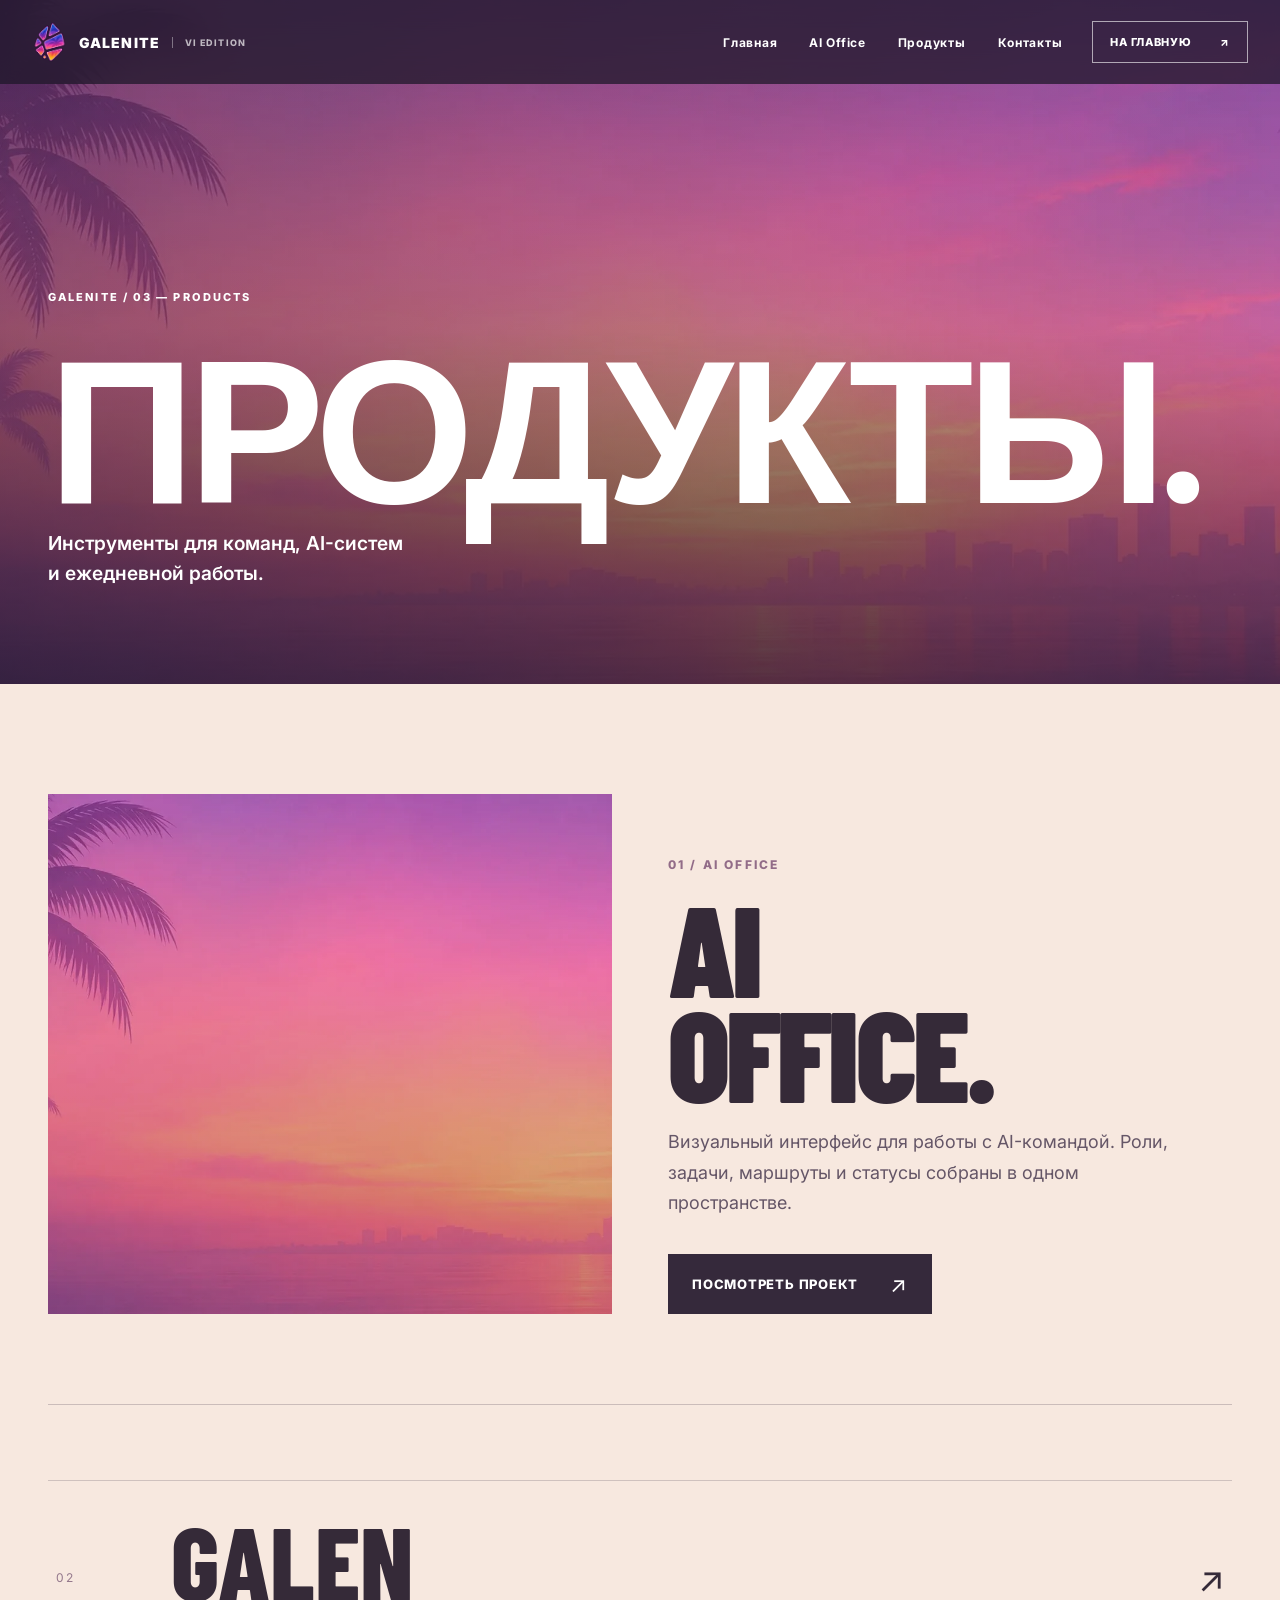
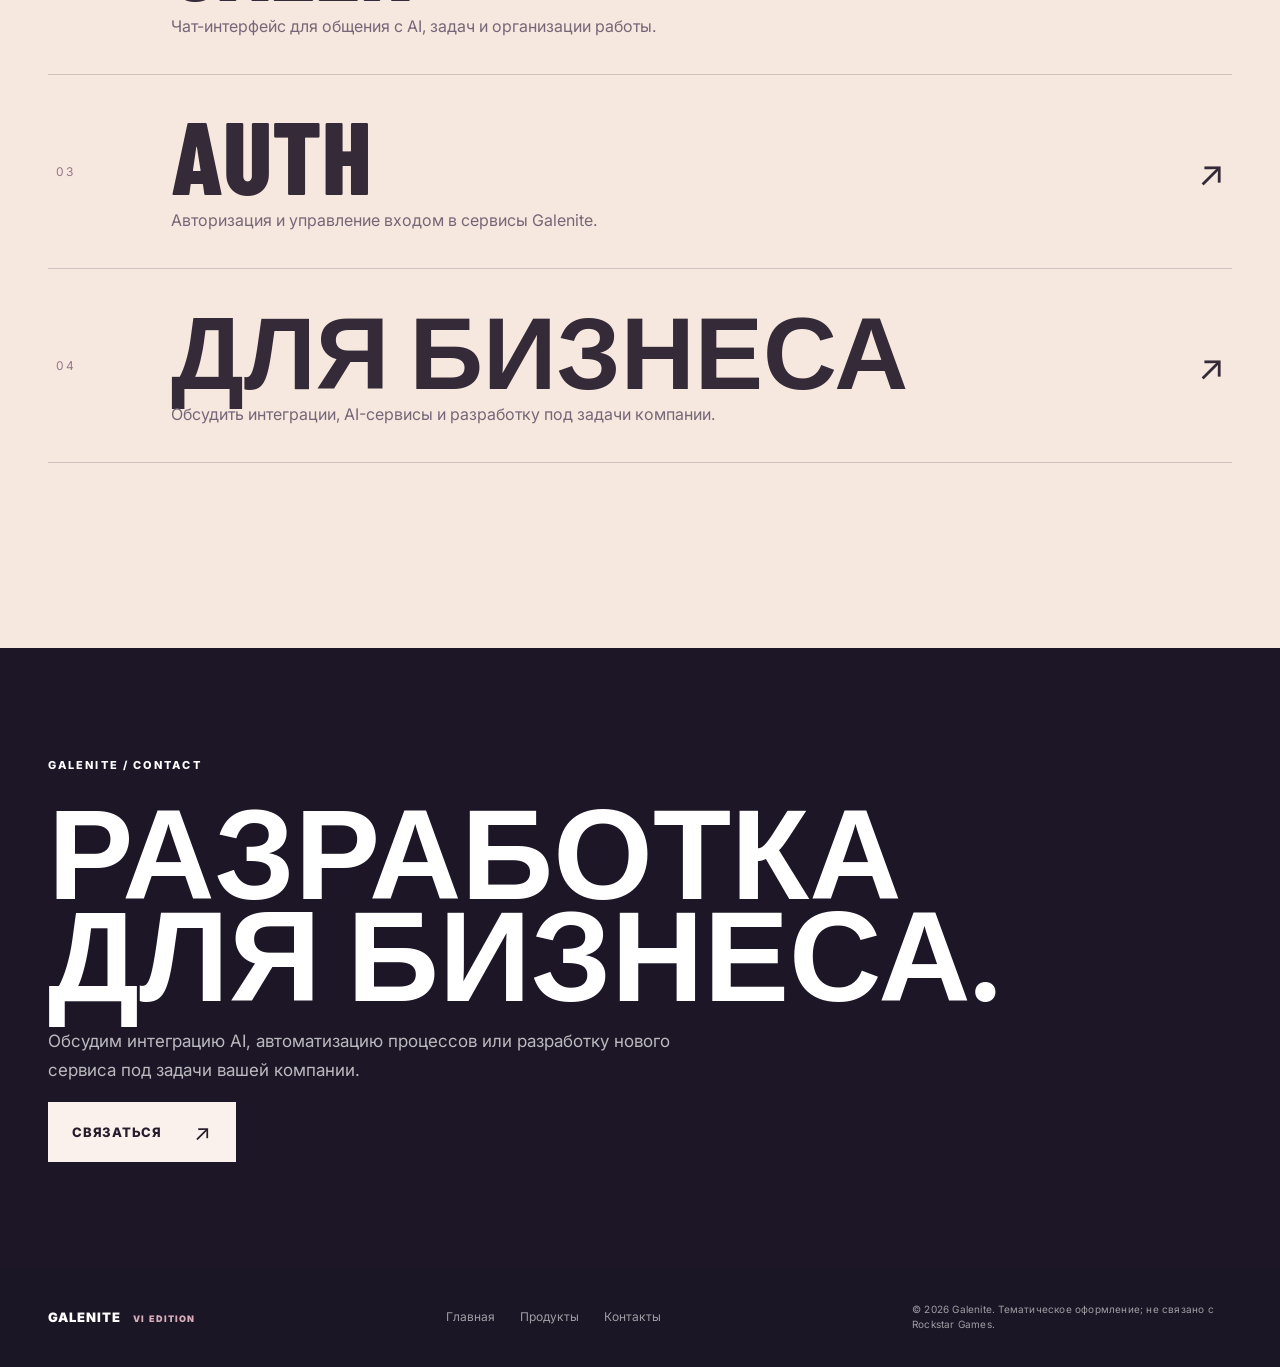
<file: products/index.html>
<!doctype html><html lang="ru"><head><title>Продукты — Galenite</title><meta name="description" content="Продукты Galenite: AI Office, Galen, единая авторизация."><meta charset="utf-8"><meta name="viewport" content="width=device-width,initial-scale=1,viewport-fit=cover"><meta name="theme-color" content="#201929">
<link rel="preconnect" href="https://fonts.googleapis.com"><link rel="preconnect" href="https://fonts.gstatic.com" crossorigin>
<link href="https://fonts.googleapis.com/css2?family=Barlow+Condensed:wght@500;600;700;800;900&family=Inter:wght@400;500;600;700;800&display=swap" rel="stylesheet">
<link rel="stylesheet" href="/style.css?v=vice-2026-2"><link rel="stylesheet" href="/subpages.css?v=vice-2026-2">
<script src="/vice.js?v=vice-2026-2" defer></script></head><body class="interior">
<header class="header" id="site-header"><div class="header__inner">
<a class="header__brand" href="/"><img src="/assets/vi/mark.webp" onerror="this.onerror=null;this.src='/assets/vi/mark.svg'" alt=""><span>GALENITE</span><em>VI EDITION</em></a>
<nav class="header__nav" id="main-nav" aria-label="Основное меню"><a href="/">Главная</a><a href="/ai-office/">AI Office</a><a href="/products/">Продукты</a><a href="/contact/">Контакты</a></nav>
<a class="header__action" href="/">На главную <span aria-hidden="true">↗</span></a>
<button class="header__menu" type="button" aria-label="Открыть меню" aria-expanded="false" aria-controls="main-nav"><span></span><span></span></button>
</div></header>
<main><section class="inner-hero"><div class="inner-hero__photo"></div><div class="container inner-hero__content"><span class="section-index">GALENITE / 03 — PRODUCTS</span><h1>ПРОДУКТЫ.</h1><p>Инструменты для команд, AI-систем<br>и ежедневной работы.</p></div></section>
<section class="inner-section"><div class="container">
<div class="inner-feature"><div class="inner-feature__picture" role="img" aria-label="Закатный город, сезонная тема Galenite"></div><div><span class="inner-label">01 / AI OFFICE</span><h2>AI<br>OFFICE.</h2><p>Визуальный интерфейс для работы с AI-командой. Роли, задачи, маршруты и статусы собраны в одном пространстве.</p><a class="cta" href="/ai-office/">Посмотреть проект <span aria-hidden="true">↗</span></a></div></div>
<div class="inner-rows">
<a class="inner-row" href="/galen/"><span class="inner-row__id">02</span><div><h3>GALEN</h3><p>Чат-интерфейс для общения с AI, задач и организации работы.</p></div><span class="inner-row__arrow" aria-hidden="true">↗</span></a>
<a class="inner-row" href="/auth/"><span class="inner-row__id">03</span><div><h3>AUTH</h3><p>Авторизация и управление входом в сервисы Galenite.</p></div><span class="inner-row__arrow" aria-hidden="true">↗</span></a>
<a class="inner-row" href="/contact/"><span class="inner-row__id">04</span><div><h3>ДЛЯ БИЗНЕСА</h3><p>Обсудить интеграции, AI-сервисы и разработку под задачи компании.</p></div><span class="inner-row__arrow" aria-hidden="true">↗</span></a>
</div></div></section>
<section class="inner-bottom"><div class="container"><span class="section-index">GALENITE / CONTACT</span><h2>РАЗРАБОТКА<br>ДЛЯ БИЗНЕСА.</h2><p>Обсудим интеграцию AI, автоматизацию процессов или разработку нового сервиса под задачи вашей компании.</p><a class="cta cta--light" href="/contact/">Связаться <span aria-hidden="true">↗</span></a></div></section></main><footer class="footer"><div class="container footer__inner"><a href="/" class="footer__brand">GALENITE <span>VI EDITION</span></a><div><a href="/">Главная</a><a href="/products/">Продукты</a><a href="/contact/">Контакты</a></div><p>© 2026 Galenite. Тематическое оформление; не связано с Rockstar Games.</p></div></footer></body></html>
</file>
<file: style.css>
:root{
  --ink:#1c172a;--night:#191321;--cream:#faf0ec;--pink:#e4a0b5;--muted:#786b7a;
  --line:rgba(47,35,57,.2);--font-head:"Barlow Condensed","Arial Narrow",Impact,sans-serif;
}
*,*::before,*::after{box-sizing:border-box}
html{scroll-behavior:smooth;scroll-padding-top:80px}
body{margin:0;min-width:320px;background:var(--night);font-family:Inter,Arial,sans-serif;color:var(--cream);overflow-x:hidden}
body.intro-active{overflow:hidden}
a{color:inherit;text-decoration:none}
button{font:inherit}
img{max-width:100%}
.container{width:min(1460px,calc(100% - clamp(38px,7.5vw,150px)));margin-inline:auto}
.section-index,.eyebrow{font-size:11px;font-weight:800;letter-spacing:.19em;text-transform:uppercase}
.section-index{display:inline-block;margin-bottom:25px}
.dot{color:#ecb7ad}
.reveal{opacity:0;transform:translateY(40px);transition:opacity .8s ease,transform .8s cubic-bezier(.23,.8,.25,1)}
.reveal.is-visible{opacity:1;transform:none}
.text-link{display:inline-flex;gap:28px;padding-bottom:10px;border-bottom:1px solid currentColor;font-weight:700}
.text-link span{font-size:24px;font-weight:400}

/* Intro: dark canvas -> staggered cover mosaic -> VI and brand -> site. */
.intro{position:fixed;inset:0;z-index:200;display:none;place-items:center;background:radial-gradient(ellipse at 50% 40%,#25203a,#151321 69%);visibility:visible;opacity:1}
.intro-active .intro{display:grid}
.intro-leaving .intro{animation:introOut .65s cubic-bezier(.4,0,.2,1) forwards}
.intro__stage{position:relative;display:grid;place-items:center}
.intro__mosaic{position:relative;width:min(52vw,360px);aspect-ratio:.84;display:grid;grid-template-columns:repeat(3,1fr);grid-template-rows:repeat(3,1fr);gap:5px;transform:scale(.86);animation:mosaicZoom 1.45s cubic-bezier(.2,.75,.2,1) .15s both}
.intro__tile{display:block;opacity:0;transform:translateY(16px) scale(.92);background-image:linear-gradient(115deg,rgba(30,21,55,.05),rgba(43,27,68,.23)),url('/assets/vi/wallpaper.webp'),url('/assets/vi/sunset.svg');background-size:cover;background-position:center;animation:tileOn .42s ease forwards}
.intro__tile--1{background-position:12% 10%;animation-delay:.14s}
.intro__tile--2{background-position:44% 15%;animation-delay:.23s}
.intro__tile--3{background-position:89% 12%;animation-delay:.33s}
.intro__tile--4{background-position:4% 42%;animation-delay:.22s}
.intro__tile--5{background-position:54% 54%;animation-delay:.38s}
.intro__tile--6{background-position:96% 55%;animation-delay:.47s}
.intro__tile--7{background-position:9% 90%;animation-delay:.32s}
.intro__tile--8{background-position:52% 94%;animation-delay:.51s}
.intro__tile--9{background-position:93% 97%;animation-delay:.59s}
.intro__vi{position:absolute;inset:0;display:grid;place-items:center;font-family:var(--font-head);font-size:clamp(180px,28vw,340px);font-weight:900;font-style:italic;line-height:1;color:rgba(241,167,186,.74);-webkit-text-stroke:2px rgba(255,242,234,.82);text-shadow:0 4px 20px rgba(19,10,31,.5);transform:scale(.73);opacity:0;animation:viOn .56s ease .74s forwards}
.intro__mark{position:absolute;top:50%;left:50%;height:74%;max-width:85%;width:auto;object-fit:contain;opacity:0;transform:translate(-50%,-50%) scale(.75);filter:drop-shadow(0 15px 18px rgba(18,8,39,.4));animation:markOn .6s cubic-bezier(.18,.76,.26,1) 1.17s forwards}
.intro__name{position:absolute;top:calc(100% + 24px);width:100%;text-align:center;margin:0;white-space:nowrap;letter-spacing:.2em;font-size:13px;font-weight:800;opacity:0;animation:nameOn .55s ease 1.46s forwards}
.intro__name span{color:#dfadc1;margin-left:8px;font-size:10px}
.intro__skip{position:absolute;right:35px;bottom:32px;background:transparent;border:0;color:rgba(255,255,255,.6);font-size:12px;letter-spacing:.12em;cursor:pointer}
.intro__skip:hover{color:white}
@keyframes tileOn{to{opacity:1;transform:none}}
@keyframes mosaicZoom{to{transform:scale(1)}}
@keyframes viOn{to{opacity:.72;transform:scale(1)}}
@keyframes markOn{to{opacity:1;transform:translate(-50%,-50%) scale(1)}}
@keyframes nameOn{to{opacity:1}}
@keyframes introOut{to{opacity:0;visibility:hidden;transform:scale(1.04)}}

/* Header */
.header{position:fixed;top:0;left:0;right:0;z-index:80;transition:background .25s,border-color .25s;background:linear-gradient(180deg,rgba(28,18,39,.52),transparent)}
.header.is-scrolled{background:rgba(30,22,41,.9);backdrop-filter:blur(16px);border-bottom:1px solid rgba(255,255,255,.08)}
.header__inner{width:min(1600px,calc(100% - clamp(38px,5vw,100px)));margin:auto;height:84px;display:flex;align-items:center;gap:30px}
.header__brand{display:flex;align-items:center;gap:12px;font-weight:900;letter-spacing:.08em;font-size:14px;white-space:nowrap}
.header__brand img{width:35px;height:42px;object-fit:contain}
.header__brand em{font-size:9px;font-style:normal;font-weight:800;letter-spacing:.12em;border-left:1px solid rgba(255,255,255,.38);padding-left:12px;color:rgba(255,255,255,.68)}
.header__nav{margin-left:auto;display:flex;align-items:center;gap:32px}
.header__nav a{font-size:12px;font-weight:700;letter-spacing:.06em;color:rgba(255,255,255,.86);transition:color .2s}
.header__nav a:hover{color:#ffdfda}
.header__action{display:inline-flex;align-items:center;justify-content:space-between;gap:28px;border:1px solid rgba(255,255,255,.6);padding:13px 17px;font-size:11px;font-weight:800;text-transform:uppercase;letter-spacing:.08em}
.header__action:hover{background:white;color:#26182b}
.header__menu{display:none;margin-left:auto;border:0;background:transparent;width:35px;height:35px;padding:6px;cursor:pointer}
.header__menu span{display:block;height:2px;background:#fff;margin:7px 0}

/* Hero */
.hero{min-height:100svh;position:relative;display:flex;align-items:end;overflow:hidden}
.hero__photo,.feature__image,.ending__photo{position:absolute;inset:0;background-position:center;background-size:cover;background-repeat:no-repeat}
.hero__photo{background-image:url('/assets/vi/wallpaper.webp'),url('/assets/vi/sunset.svg');background-position:center 54%}
.hero__shade{position:absolute;inset:0;background:linear-gradient(90deg,rgba(33,21,48,.34) 0%,rgba(40,23,54,.03) 68%),linear-gradient(0deg,rgba(31,18,41,.67),transparent 50%),linear-gradient(180deg,rgba(24,17,32,.18),transparent 30%)}
.hero__content{position:relative;padding-block:180px clamp(125px,13vh,175px);z-index:1}
.hero__eyebrow{margin:0 0 25px;color:#fff5fa;text-shadow:0 2px 6px rgba(55,30,55,.3)}
.hero__identity{max-width:1000px}
.hero__wordmark{display:block;font-family:var(--font-head);font-weight:900;font-size:clamp(100px,15.2vw,250px);letter-spacing:-.052em;line-height:.76;text-transform:uppercase;text-shadow:0 6px 18px rgba(42,22,52,.18)}
.hero__second-line{display:flex;align-items:end;gap:clamp(10px,2vw,30px);margin-top:-2px}
.hero__roman{font-family:var(--font-head);font-style:italic;font-weight:900;font-size:clamp(114px,20vw,300px);line-height:.85;letter-spacing:-.09em;color:#ffe3d3;text-shadow:0 3px 12px rgba(38,20,46,.12)}
.hero__edition{font-family:Georgia,serif;font-size:clamp(37px,5.8vw,92px);font-weight:bold;font-style:italic;letter-spacing:-.065em;color:#ffe0cf;padding-bottom:15px;text-shadow:0 3px 12px rgba(45,22,51,.2)}
.hero__description{max-width:550px;font-size:clamp(16px,1.55vw,22px);line-height:1.55;font-weight:600;text-shadow:0 2px 15px rgba(40,28,50,.35);margin:20px 0 30px}
.hero__buttons{display:flex;flex-wrap:wrap;gap:12px}
.cta{display:inline-flex;align-items:center;justify-content:space-between;gap:32px;padding:19px 24px;min-height:58px;font-weight:800;font-size:13px;transition:background .25s,color .25s,transform .25s;text-transform:uppercase;letter-spacing:.06em}
.cta:hover{transform:translateY(-3px)}
.cta span{font-size:22px;font-weight:400;line-height:1}
.cta--light{background:var(--cream);color:#271c2b}
.cta--light:hover{background:#fff}
.cta--transparent{background:rgba(32,19,46,.13);color:white;border:1px solid rgba(255,255,255,.78);backdrop-filter:blur(5px)}
.cta--transparent:hover{background:rgba(255,255,255,.2)}
.scroll-cue{position:absolute;z-index:2;left:50%;bottom:40px;transform:translateX(-50%);display:flex;flex-direction:column;align-items:center;gap:13px;font-size:10px;font-weight:800;letter-spacing:.18em}
.scroll-cue i{height:36px;width:1px;background:rgba(255,255,255,.75);animation:scrollLine 1.5s ease-in-out infinite;transform-origin:top}
@keyframes scrollLine{50%{transform:scaleY(.6);opacity:.4}}
.hero__edge{position:absolute;right:clamp(20px,4vw,76px);bottom:52px;z-index:1;font-size:12px;font-weight:800;letter-spacing:.1em}

/* Editorial sections */
.scene-section{background:#f7e8df;color:#33263b}
.about{padding:clamp(100px,13vw,210px) 0}
.about__layout{display:grid;grid-template-columns:1.2fr .8fr;gap:clamp(45px,6vw,130px);align-items:end}
.about h2,.products h2,.feature h2,.ending h2{font-family:var(--font-head);font-weight:900;font-size:clamp(78px,10.5vw,170px);line-height:.81;letter-spacing:-.025em;margin:0;text-transform:uppercase}
.about__copy{max-width:570px}
.about__copy .lead{font-size:clamp(22px,2.2vw,32px);line-height:1.38;font-weight:700;letter-spacing:-.04em;margin:0 0 25px}
.about__copy p:not(.lead){font-size:16px;line-height:1.85;color:#645464;margin:0 0 30px}
.about .section-index,.products .section-index{color:#98738b}
.feature{position:relative;min-height:800px;display:flex;align-items:center;background:#3a284a;overflow:hidden}
.feature__image{background-image:url('/assets/vi/wallpaper.webp'),url('/assets/vi/sunset.svg');background-position:center 40%;filter:saturate(.72) brightness(.78);transform:scale(1.09)}
.feature__shade{position:absolute;inset:0;background:linear-gradient(90deg,rgba(26,18,40,.88),rgba(32,22,45,.46) 63%,rgba(29,19,40,.2))}
.feature__inner{display:flex;align-items:end;justify-content:space-between;gap:40px;position:relative;z-index:1;padding-block:155px}
.feature__copy{max-width:750px}
.feature h2{font-size:clamp(126px,18vw,280px)}
.feature__copy p:not(.section-index){max-width:490px;font-size:19px;line-height:1.65;margin:24px 0 32px}
.feature__detail{display:flex;flex-direction:column;align-items:flex-end;line-height:1;color:rgba(255,255,255,.6);font-size:10px;font-weight:700;letter-spacing:.16em}
.feature__detail strong{font-family:var(--font-head);font-size:160px;font-weight:700;color:rgba(255,255,255,.18);line-height:.92}
.products{padding:clamp(100px,11vw,180px) 0}
.products__intro{display:flex;align-items:end;justify-content:space-between;gap:50px;margin-bottom:90px}
.products__intro p{width:min(360px,100%);font-size:20px;line-height:1.45;font-weight:600;color:#776678;margin:0}
.product-list{border-top:1px solid var(--line)}
.product-row{border-bottom:1px solid var(--line);padding:33px 5px;display:grid;grid-template-columns:100px 1fr 60px;gap:20px;align-items:center;transition:padding .2s ease,background .2s}
.product-row:hover{padding-left:20px;background:rgba(76,47,79,.035)}
.product-row__number{font-size:11px;color:#92788d;font-weight:800;letter-spacing:.2em}
.product-row__body{display:flex;gap:50px;align-items:baseline}
.product-row h3{font-family:var(--font-head);font-size:clamp(52px,7vw,116px);line-height:.9;font-weight:800;letter-spacing:-.02em;margin:0;min-width:35%}
.product-row p{margin:0;font-size:15px;color:#7e7180;max-width:280px;line-height:1.5}
.product-row__arrow{font-size:34px;text-align:right}
.ending{position:relative;min-height:690px;display:flex;align-items:center;overflow:hidden}
.ending__photo{background-image:url('/assets/vi/wallpaper.webp'),url('/assets/vi/sunset.svg');background-position:center 70%;filter:saturate(.67) brightness(.75);transform:scale(1.1)}
.ending__shade{position:absolute;inset:0;background:linear-gradient(90deg,rgba(25,17,37,.82),rgba(31,20,43,.34)),linear-gradient(0deg,rgba(27,19,39,.6),transparent 60%)}
.ending__content{z-index:1;position:relative;padding-block:130px}
.ending h2{max-width:1100px}
.ending p{font-size:19px;line-height:1.6;max-width:550px;margin:28px 0 28px}
.footer{padding:35px 0;background:#201a2a;color:rgba(255,255,255,.58)}
.footer__inner{display:flex;align-items:center;gap:30px;flex-wrap:wrap;justify-content:space-between}
.footer__brand{font-weight:900;letter-spacing:.08em;color:#fff;font-size:13px}
.footer__brand span{font-size:9px;letter-spacing:.12em;margin-left:8px;color:#d6acba}
.footer__inner>div{display:flex;gap:25px;font-size:12px}
.footer p{font-size:10px;letter-spacing:.02em;max-width:320px;line-height:1.5;margin:0}

/* Tablets and phones */
@media(max-width:950px){
 .header__inner{height:70px}
 .header__nav{position:absolute;display:none;top:70px;left:0;right:0;background:#20182d;padding:20px 7vw 25px;flex-direction:column;align-items:flex-start;gap:24px;border-top:1px solid rgba(255,255,255,.13)}
 .header__nav.is-open{display:flex}
 .header__nav a{font-size:15px}
 .header__menu{display:block}
 .header__action{margin-left:auto}
 .about__layout{grid-template-columns:1fr;gap:45px}
 .products__intro{align-items:start;flex-direction:column;gap:24px}
 .product-row__body{flex-direction:column;align-items:start;gap:10px}
 .feature__detail{display:none}
}
@media(max-width:640px){
 .container{width:calc(100% - 40px)}
 .header__inner{width:calc(100% - 36px);gap:10px}
 .header__brand{gap:6px;font-size:12px}
 .header__brand img{width:29px;height:36px}
 .header__brand em{font-size:8px;padding-left:8px}
 .header__action{display:none}
 .hero{min-height:100svh}
 .hero__photo{background-position:45% center}
 .hero__shade{background:linear-gradient(0deg,rgba(32,19,47,.8) 0%,rgba(45,25,54,.16) 80%)}
 .hero__content{padding-block:120px 150px}
 .hero__wordmark{font-size:clamp(70px,17vw,110px)}
 .hero__roman{font-size:clamp(100px,29vw,176px)}
 .hero__edition{font-size:clamp(34px,9.5vw,60px);padding-bottom:10px}
 .hero__description{font-size:15px;max-width:345px}
 .hero__buttons{display:grid;grid-template-columns:1fr;gap:9px;width:100%}
 .hero__buttons .cta{width:100%}
 .cta{padding:16px 18px;font-size:11px;min-height:50px;gap:19px}
 .scroll-cue{bottom:20px}
 .hero__edge{display:none}
 .about{padding:85px 0}
 .about h2,.products h2,.ending h2{font-size:clamp(65px,15vw,95px)}
 .feature{min-height:690px}
 .feature__inner{padding-block:110px}
 .feature h2{font-size:clamp(112px,28vw,185px)}
 .feature__copy p:not(.section-index){font-size:16px}
 .products{padding:88px 0}
 .products__intro{margin-bottom:45px}
 .products__intro p{font-size:16px}
 .product-row{grid-template-columns:30px 1fr 30px;gap:12px;padding:28px 0}
 .product-row h3{font-size:clamp(48px,12vw,75px)}
 .product-row p{font-size:13px}
 .product-row__arrow{font-size:25px}
 .ending{min-height:620px}
 .ending__content{padding-block:100px}
 .ending p{font-size:16px}
 .footer__inner{align-items:start;flex-direction:column;gap:20px}
 .intro__mosaic{width:min(72vw,340px)}
 .intro__skip{right:20px;bottom:25px}
}
@media(prefers-reduced-motion:reduce){
 *,*::before,*::after{animation-duration:.01ms!important;scroll-behavior:auto!important;transition-duration:.01ms!important}
 .reveal{opacity:1;transform:none}
}
</file>
<file: ai-office/styles.css>
:root {
  --bg: #f3f3f1;
  --bg-2: #ececeb;
  --text: #111111;
  --muted: rgba(17, 17, 17, 0.62);
  --muted-2: rgba(17, 17, 17, 0.48);
  --line: rgba(17, 17, 17, 0.12);
  --panel: rgba(255, 255, 255, 0.42);
  --shadow: 0 24px 100px rgba(0, 0, 0, 0.10);
}
* { box-sizing: border-box; }
html { scroll-behavior: smooth; }
body {
  margin: 0;
  color: var(--text);
  font-family: Inter, system-ui, -apple-system, BlinkMacSystemFont, "Segoe UI", sans-serif;
  background:
    radial-gradient(circle at 50% -10%, rgba(0,0,0,.06), transparent 32%),
    linear-gradient(180deg, var(--bg) 0%, var(--bg-2) 100%);
  overflow-x: hidden;
}
.noise {
  position: fixed;
  inset: 0;
  pointer-events: none;
  opacity: .085;
  background-image: radial-gradient(rgba(0,0,0,.55) 0.45px, transparent 0.45px);
  background-size: 5px 5px;
  mask-image: linear-gradient(180deg, rgba(0,0,0,.65), rgba(0,0,0,.12));
}
.topbar {
  position: fixed;
  inset: 0 0 auto 0;
  z-index: 60;
  display: flex;
  align-items: center;
  gap: 20px;
  padding: 20px 28px 0;
  backdrop-filter: blur(16px);
  background: linear-gradient(180deg, rgba(255,255,255,.68), rgba(255,255,255,.08));
}
.topbar__brand {
  white-space: nowrap;
  letter-spacing: .28em;
  font-size: 12px;
  color: rgba(17,17,17,.78);
}
.topbar__line { height: 1px; width: 100%; background: var(--line); }
.screen {
  width: 100%; position: relative; display: flex; align-items: center; justify-content: center; padding: 94px 28px 28px;
}
.content-section { position: relative; padding: 84px 28px; }
.section-wrap { width: min(1320px, 100%); margin: 0 auto; }
.eyebrow {
  display: inline-flex; align-items: center; justify-content: center; padding: 11px 16px; border-radius: 999px;
  border: 1px solid var(--line); background: rgba(255,255,255,.24); font-size: 12px; letter-spacing: .16em;
  text-transform: uppercase; color: rgba(17,17,17,.66);
}
.hero-screen {
  text-align: center; overflow: hidden; align-items: flex-start; min-height: clamp(620px, 78svh, 820px); padding-top: 144px; padding-bottom: 110px;
}
.hero-shell { position: relative; z-index: 4; width: min(980px, 100%); }
.hero-shell h1, .section-head h2 {
  margin: 18px 0 0; font-size: clamp(44px, 6.2vw, 96px); line-height: .95; letter-spacing: -.07em; font-weight: 700;
}
.hero-shell p, .section-head p {
  margin: 24px auto 0; max-width: 820px; color: var(--muted); font-size: clamp(18px, 2vw, 22px); line-height: 1.5;
}
.hero-video-peek {
  position: absolute; left: 50%; bottom: -72px; transform: translateX(-50%); width: min(960px, calc(100vw - 96px)); z-index: 2; pointer-events: none;
}
.hero-video-peek__crop { width: 100%; height: clamp(150px, 18vw, 220px); overflow: hidden; }
.hero-video-peek__card {
  width: 100%; aspect-ratio: 1280 / 800; border-radius: 30px; overflow: hidden;
  background: linear-gradient(180deg, rgba(255,255,255,.64), rgba(255,255,255,.28));
  border: 1px solid rgba(255,255,255,.78);
  box-shadow: 0 24px 100px rgba(0,0,0,.10), 0 8px 30px rgba(0,0,0,.08), inset 0 1px 0 rgba(255,255,255,.84);
  transform-origin: 50% 50%; transform: perspective(1800px) rotateX(67deg) scale(1.08);
}
.hero-video-peek__video {
  width: 100%; height: 100%; display: block; object-fit: cover; filter: grayscale(1) contrast(1.02) brightness(1.01); background: #dcdcdc;
}
.hero-rings {
  position: absolute; width: min(82vw, 1180px); aspect-ratio: 1; border-radius: 50%; border: 1px solid rgba(0,0,0,.08);
  box-shadow: inset 0 0 0 1px rgba(255,255,255,.52); animation: pulse 9s ease-in-out infinite;
}
.hero-rings::before, .hero-rings::after {
  content: ""; position: absolute; border-radius: 50%; inset: 12%; border: 1px solid rgba(0,0,0,.05);
}
.hero-rings::after { inset: 26%; }
.office-screen {
  margin-top: -118px; z-index: 5; flex-direction: column; gap: 0; perspective: 2200px; justify-content: center; padding-top: 0; padding-bottom: 26px;
}
.office-stage { width: min(1400px, 100%); display: flex; align-items: center; justify-content: center; }
.office-card {
  position: relative; width: min(94vw, 1380px); aspect-ratio: 16 / 9; border-radius: 34px; overflow: visible; background: transparent;
  transform-style: preserve-3d; will-change: transform;
}
.video-frame {
  position: absolute; inset: 50% auto auto 50%; width: min(1100px, calc(100vw - 96px)); aspect-ratio: 1280 / 800; transform: translate(-50%, -50%);
  border-radius: 30px; overflow: hidden; background: linear-gradient(180deg, rgba(255,255,255,.64), rgba(255,255,255,.28));
  border: 1px solid rgba(255,255,255,.78); box-shadow: 0 24px 100px rgba(0,0,0,.10), 0 8px 30px rgba(0,0,0,.08), inset 0 1px 0 rgba(255,255,255,.84);
}
.video-frame::before {
  content: ""; position: absolute; inset: 0; z-index: 2; pointer-events: none; background: linear-gradient(180deg, rgba(255,255,255,.16), transparent 22%, transparent 78%, rgba(255,255,255,.1));
}
.office-video { width: 100%; height: 100%; display: block; object-fit: cover; filter: grayscale(1) contrast(1.02) brightness(1.01); background: #dcdcdc; }

.section-head { max-width: 1100px; margin: 0 auto 34px; text-align: center; }
.section-head h2 { font-size: clamp(34px, 4.8vw, 76px); }
.section-head p { max-width: 760px; font-size: clamp(16px, 1.45vw, 20px); }
.section-head--split {
  max-width: none; display: grid; grid-template-columns: 1fr .9fr; gap: 28px; align-items: end; text-align: left;
}
.section-head--split p { margin: 0; }
.section-head--compact h2 { font-size: clamp(32px, 4.2vw, 64px); }

.showcase-section { padding-top: 54px; }
.showcase-grid {
  display: grid; grid-template-columns: 1.15fr .85fr .85fr; gap: 18px;
}
.bento-card {
  min-height: 220px; padding: 22px; border-radius: 30px;
  background: linear-gradient(180deg, rgba(255,255,255,.58), rgba(255,255,255,.25));
  border: 1px solid rgba(255,255,255,.82); box-shadow: var(--shadow); position: relative; overflow: hidden;
}
.bento-card--hero { grid-column: span 2; min-height: 400px; }
.card-topline { display: flex; justify-content: space-between; gap: 12px; color: var(--muted-2); font-size: 12px; letter-spacing: .14em; text-transform: uppercase; }
.console-window {
  margin-top: 18px; display: grid; grid-template-columns: 180px 1fr; gap: 16px; height: calc(100% - 34px);
}
.console-sidebar, .console-main, .staff-pack, .rollout-panel {
  border-radius: 24px; border: 1px solid rgba(17,17,17,.08); background: rgba(255,255,255,.34);
}
.console-sidebar { padding: 14px; display: grid; gap: 10px; align-content: start; }
.sidebar-pill {
  padding: 12px 14px; border-radius: 16px; background: rgba(17,17,17,.04); color: var(--muted); font-size: 14px;
}
.sidebar-pill.active { background: #121212; color: #f3f3f1; }
.console-main { padding: 14px; display: grid; grid-template-rows: auto 1fr auto; gap: 14px; }
.console-row--header { display: flex; justify-content: space-between; font-size: 14px; color: var(--muted); }
.console-task-list { display: grid; gap: 12px; }
.task-item {
  display: flex; align-items: center; justify-content: space-between; gap: 16px; padding: 14px 16px; border-radius: 18px; background: rgba(255,255,255,.42); border: 1px solid rgba(17,17,17,.07);
}
.task-item strong { display: block; font-size: 16px; letter-spacing: -.02em; }
.task-item span, .staff-pack p, .rollout-panel li, .process-card p, .stat-card p { color: var(--muted); font-size: 14px; line-height: 1.45; }
.task-item em { font-style: normal; padding: 8px 10px; border-radius: 999px; background: #121212; color: #f3f3f1; font-size: 12px; text-transform: uppercase; letter-spacing: .08em; }
.console-statusbar { display: flex; flex-wrap: wrap; gap: 10px; }
.console-statusbar span { padding: 10px 12px; border-radius: 999px; background: rgba(17,17,17,.05); color: rgba(17,17,17,.58); font-size: 12px; }

.stat-card { display: flex; flex-direction: column; justify-content: space-between; }
.big-stat { font-size: clamp(62px, 8vw, 112px); line-height: .9; font-weight: 700; letter-spacing: -.08em; margin-top: 10px; }
.signal-stack { display: flex; gap: 10px; flex-wrap: wrap; margin-top: 18px; }
.signal-pill { padding: 12px 14px; border-radius: 999px; background: rgba(17,17,17,.05); font-size: 13px; text-transform: uppercase; letter-spacing: .12em; color: var(--muted); }
.signal-pill.active { background: #111; color: #f2f2f0; }

.routes-card { min-height: 320px; }
.route-map { position: relative; height: 220px; margin-top: 12px; }
.route-map svg { position: absolute; inset: 0; width: 100%; height: 100%; }
.route-map path { fill: none; stroke: rgba(17,17,17,.18); stroke-width: 1.6; stroke-dasharray: 4 4; }
.route-node {
  position: absolute; transform: translate(-50%, -50%); padding: 10px 14px; border-radius: 999px; background: rgba(255,255,255,.58); border: 1px solid rgba(17,17,17,.08); font-size: 12px; letter-spacing: .12em; text-transform: uppercase; color: rgba(17,17,17,.68);
}
.route-node--center { left: 30%; top: 50%; background: #111; color: #f2f2f0; }
.route-node--a { left: 82%; top: 20%; }
.route-node--b { left: 88%; top: 50%; }
.route-node--c { left: 82%; top: 80%; }
.glass-card { display: flex; flex-direction: column; justify-content: space-between; }
.mini-docs { display: flex; gap: 12px; align-items: flex-end; margin-top: 22px; }
.mini-doc { flex: 1; min-height: 120px; border-radius: 20px; background: linear-gradient(180deg, rgba(17,17,17,.08), rgba(255,255,255,.46)); border: 1px solid rgba(17,17,17,.08); position: relative; }
.mini-doc:nth-child(2) { min-height: 150px; }
.mini-doc::before, .mini-doc::after {
  content: ""; position: absolute; left: 18px; right: 18px; height: 1px; background: rgba(17,17,17,.12);
}
.mini-doc::before { top: 24px; }
.mini-doc::after { top: 42px; }

.process-section { padding-top: 18px; }
.process-rail {
  display: grid; grid-template-columns: 1fr 1.18fr 1fr; gap: 18px; align-items: stretch;
}
.process-card {
  min-height: 420px; padding: 24px; border-radius: 32px; background: linear-gradient(180deg, rgba(255,255,255,.58), rgba(255,255,255,.24)); border: 1px solid rgba(255,255,255,.82); box-shadow: var(--shadow);
}
.process-card--featured { transform: translateY(-14px); }
.process-index { display: inline-block; font-size: 12px; letter-spacing: .16em; text-transform: uppercase; color: var(--muted-2); }
.process-card h3 { margin: 16px 0 10px; font-size: clamp(28px, 2.6vw, 42px); line-height: 1.02; letter-spacing: -.05em; }
.process-visual {
  margin-top: 26px; height: 190px; border-radius: 24px; border: 1px solid rgba(17,17,17,.08); background: rgba(255,255,255,.34); position: relative; overflow: hidden;
}
.pv-window { position: absolute; top: 26px; left: 26px; width: 110px; height: 72px; border-radius: 18px; background: rgba(17,17,17,.92); }
.pv-line { position: absolute; left: 26px; right: 26px; height: 12px; border-radius: 999px; background: rgba(17,17,17,.10); bottom: 52px; }
.pv-line.short { right: 86px; bottom: 78px; }
.pv-orbit { position: absolute; border: 1px solid rgba(17,17,17,.14); border-radius: 50%; }
.pv-orbit--core { inset: 58px 142px 58px 142px; background: radial-gradient(circle, rgba(17,17,17,.92) 0 40%, transparent 41%); }
.pv-orbit--one { inset: 24px 92px 24px 92px; }
.pv-orbit--two { inset: 2px 54px 2px 54px; }
.pv-dot { position: absolute; width: 16px; height: 16px; border-radius: 50%; background: rgba(17,17,17,.82); }
.pv-dot--one { top: 28px; left: 52%; }
.pv-dot--two { top: 90px; right: 42px; }
.pv-dot--three { bottom: 24px; left: 30%; }
.pv-sheet { position: absolute; border-radius: 18px; background: linear-gradient(180deg, rgba(255,255,255,.74), rgba(17,17,17,.08)); border: 1px solid rgba(17,17,17,.08); }
.pv-sheet.large { left: 32px; top: 24px; width: 170px; height: 132px; }
.pv-sheet.small { right: 28px; bottom: 26px; width: 120px; height: 92px; }

.staff-section { padding-top: 22px; }
.staff-layout {
  display: grid; grid-template-columns: 1.1fr .9fr; gap: 18px; align-items: stretch;
}
.staff-board {
  min-height: 540px; border-radius: 34px; background: linear-gradient(180deg, rgba(255,255,255,.58), rgba(255,255,255,.24)); border: 1px solid rgba(255,255,255,.82); box-shadow: var(--shadow); position: relative; overflow: hidden;
}
.staff-board::before, .staff-board::after {
  content: ""; position: absolute; inset: 14% 20%; border-radius: 50%; border: 1px solid rgba(17,17,17,.08);
}
.staff-board::after { inset: 24% 30%; }
.staff-core, .staff-node {
  position: absolute; transform: translate(-50%, -50%); padding: 14px 18px; border-radius: 999px; font-size: 13px; letter-spacing: .12em; text-transform: uppercase; border: 1px solid rgba(17,17,17,.08);
}
.staff-core { left: 50%; top: 50%; background: #111; color: #f2f2f0; }
.staff-node { background: rgba(255,255,255,.62); color: rgba(17,17,17,.7); }
.staff-node--1 { left: 50%; top: 16%; }
.staff-node--2 { left: 78%; top: 31%; }
.staff-node--3 { left: 82%; top: 62%; }
.staff-node--4 { left: 50%; top: 82%; }
.staff-node--5 { left: 20%; top: 62%; }
.staff-node--6 { left: 24%; top: 30%; }
.staff-packs { display: grid; gap: 18px; }
.staff-pack { padding: 24px; min-height: 261px; box-shadow: var(--shadow); }
.pack-tags { display: flex; flex-wrap: wrap; gap: 10px; margin: 22px 0 18px; }
.pack-tags span, .rollout-label {
  padding: 11px 14px; border-radius: 999px; background: rgba(17,17,17,.06); font-size: 12px; letter-spacing: .12em; text-transform: uppercase; color: rgba(17,17,17,.66);
}

.rollout-section { padding-top: 18px; padding-bottom: 110px; }
.rollout-grid { display: grid; grid-template-columns: 1fr 1fr; gap: 18px; }
.rollout-panel {
  padding: 24px; min-height: 300px; box-shadow: var(--shadow);
}
.rollout-panel--accent { background: linear-gradient(180deg, rgba(17,17,17,.95), rgba(17,17,17,.84)); color: #f4f4f1; }
.rollout-panel--accent .rollout-label { background: rgba(255,255,255,.1); color: rgba(255,255,255,.74); }
.rollout-panel ul { list-style: none; padding: 0; margin: 24px 0 0; display: grid; gap: 14px; }
.rollout-panel li {
  padding: 16px 18px; border-radius: 18px; background: rgba(17,17,17,.04); position: relative; padding-left: 44px;
}
.rollout-panel li::before {
  content: ""; position: absolute; left: 18px; top: 50%; transform: translateY(-50%); width: 12px; height: 12px; border-radius: 50%; background: #111;
}
.rollout-panel--accent li { background: rgba(255,255,255,.08); color: rgba(255,255,255,.78); }
.rollout-panel--accent li::before { background: #f3f3f1; }

.reveal { opacity: 0; transform: translateY(40px); transition: opacity .8s ease, transform .8s ease; }
.reveal.visible { opacity: 1; transform: translateY(0); }
@keyframes pulse { 0%, 100% { transform: scale(1); opacity: .9; } 50% { transform: scale(1.04); opacity: .65; } }

@media (max-width: 1180px) {
  .showcase-grid, .process-rail, .staff-layout, .rollout-grid, .section-head--split { grid-template-columns: 1fr; }
  .bento-card--hero { grid-column: auto; }
  .process-card--featured { transform: none; }
}
@media (max-width: 860px) {
  .console-window { grid-template-columns: 1fr; }
  .hero-video-peek, .video-frame { width: calc(100vw - 36px); }
  .video-frame { width: min(1100px, calc(100vw - 36px)); }
  .staff-board { min-height: 420px; }
}
@media (max-width: 720px) {
  .topbar { padding-inline: 18px; }
  .screen, .content-section { padding-inline: 18px; }
  .hero-screen { min-height: 88svh; padding-top: 124px; }
  .hero-video-peek__crop { height: 96px; }
  .hero-shell p, .section-head p { font-size: 16px; }
  .bento-card, .process-card, .staff-pack, .rollout-panel { padding: 18px; border-radius: 24px; }
  .staff-board { min-height: 360px; border-radius: 24px; }
  .route-map { height: 180px; }
}
</file>
<file: assets/vi/app-theme.css>
/* Limited VI edition palette for existing interactive pages.
   Purely visual overrides; their original JS and UI hierarchy are untouched. */
body.vice-office{
  --bg:#eddce1;--bg-2:#f7eae6;--text:#2a2033;
  --muted:rgba(44,31,49,.72);--muted-2:rgba(44,31,49,.52);
  --line:rgba(53,35,58,.15);--panel:rgba(255,245,242,.68);
  --shadow:0 22px 70px rgba(57,36,71,.09);
  background:#eddde4;
}
body.vice-office .topbar{background:linear-gradient(180deg,rgba(48,31,60,.66),transparent);color:white;}
body.vice-office .topbar__brand{color:#fff;letter-spacing:.16em;font-weight:800}
body.vice-office .topbar__line{background:rgba(255,255,255,.35)}
body.vice-office .hero-screen{background:
  linear-gradient(180deg,rgba(47,33,66,.24),rgba(66,42,71,.1) 70%,#eddde4 100%),
  url('/assets/vi/wallpaper.webp'),url('/assets/vi/sunset.svg');
  background-size:cover;background-position:center;min-height:780px;padding-top:190px;
}
body.vice-office .hero-shell h1{color:#fff;font-family:"Barlow Condensed",Impact,sans-serif;font-weight:900;letter-spacing:-.02em;font-size:clamp(90px,14vw,200px);line-height:.8;text-shadow:0 2px 16px rgba(58,27,61,.15)}
body.vice-office .hero-shell .eyebrow{background:rgba(255,255,255,.1);border-color:rgba(255,255,255,.5);color:white}
body.vice-office .hero-shell p{color:rgba(255,255,255,.94);max-width:750px;text-shadow:0 2px 10px rgba(43,25,57,.2)}
body.vice-office .hero-rings{display:none}
body.vice-office .hero-video-peek__video{filter:contrast(1.02) saturate(.82)}
body.vice-office .office-video{filter:saturate(.84)}
body.vice-office .section-head h2{font-family:"Barlow Condensed",Impact,sans-serif;font-weight:800;letter-spacing:-.015em}
body.vice-office .bento-card{box-shadow:0 12px 32px rgba(73,43,69,.08)}
body.vice-office .content-section{background:#f7eae6}
body.vice-office .content-section:nth-of-type(even){background:#eadbe4}

body.vice-auth{--bg:#f3e7eb;--text:#2d2438;--pillA:#fff8f7;--pillB:#f0dfe7;
 background:linear-gradient(180deg,rgba(255,255,255,.18),rgba(245,233,238,.55)),
 url('/assets/vi/wallpaper.webp'),url('/assets/vi/sunset.svg') center/cover fixed;
}
body.vice-auth::before{background:linear-gradient(90deg,rgba(246,236,238,.78),rgba(255,255,255,.23));filter:none;inset:0;opacity:1}
body.vice-auth .page{position:relative;z-index:1}
body.vice-auth .header{color:#31253b;font-weight:900}
body.vice-auth .center>h1{color:#382839}
body.vice-auth .crystal{filter:drop-shadow(0 12px 26px rgba(67,39,73,.17))}
body.vice-auth .telegram-login-visual{box-shadow:0 10px 28px rgba(75,50,81,.15)}

body.vice-galen{background:#f5e9e7;color:#2b2533}
body.vice-galen .side{background:#eadce0;border-color:#d9cad4}
body.vice-galen .main{background:linear-gradient(180deg,#f6eae8,#f7f3f0)}
body.vice-galen .account-btn{background:#e6d8de}
body.vice-galen .new{background:#fff9f8}
body.vice-galen .top{background:#f5ebe9}
body.vice-galen .msg.user .content{background:#ecdee4}
body.vice-galen .composer-wrap{background:linear-gradient(180deg,rgba(247,243,240,0),#f7f3f0 35%)}
body.vice-galen .composer{box-shadow:0 8px 26px rgba(72,45,67,.07)}
body.vice-galen .welcome h1{color:#302338}

@media(max-width:700px){
 body.vice-office .hero-screen{min-height:670px;padding-top:155px}
 body.vice-office .hero-shell h1{font-size:clamp(75px,19vw,125px)}
 body.vice-office .hero-shell p{font-size:16px}
}
</file>
<file: subpages.css>
.interior{background:#f7e8df;color:#352a38;min-height:100vh}
.interior .header{background:rgba(30,23,41,.74);backdrop-filter:blur(18px)}
.interior .header__brand,.interior .header__nav a,.interior .header__action{color:#fff}
.interior .inner-hero{min-height:76svh;display:flex;align-items:end;position:relative;background:#885374;overflow:hidden;color:#fff}
.interior .inner-hero__photo{position:absolute;inset:0;background-image:url('/assets/vi/wallpaper.webp'),url('/assets/vi/sunset.svg');background-size:cover;background-position:center}
.interior .inner-hero__photo:after{content:"";position:absolute;inset:0;background:linear-gradient(0deg,rgba(34,24,48,.72),rgba(34,24,48,.15) 52%),linear-gradient(90deg,rgba(42,29,58,.4),transparent)}
.interior .inner-hero__content{position:relative;z-index:1;padding:160px 0 95px}
.interior .inner-hero h1{font-family:var(--font-head);font-size:clamp(106px,16vw,250px);line-height:.79;letter-spacing:-.035em;margin:12px 0 25px}
.interior .inner-hero p{max-width:660px;font-size:clamp(16px,1.5vw,22px);line-height:1.6;font-weight:600;margin:0}
.interior .inner-section{padding:110px 0}
.interior .inner-label{font-size:12px;letter-spacing:.18em;font-weight:800;color:#926c88;text-transform:uppercase}
.interior .inner-feature{display:grid;grid-template-columns:1fr 1fr;gap:56px;align-items:end;padding-bottom:90px;border-bottom:1px solid rgba(47,35,57,.22)}
.interior .inner-feature__picture{min-height:520px;position:relative;background-image:linear-gradient(0deg,rgba(45,24,60,.24),transparent),url('/assets/vi/wallpaper.webp'),url('/assets/vi/sunset.svg');background-size:cover;background-position:26% center}
.interior .inner-feature h2,.interior .inner-heading{font-family:var(--font-head);font-size:clamp(75px,10vw,150px);font-weight:900;line-height:.82;letter-spacing:-.03em;margin:22px 0}
.interior .inner-feature p{font-size:18px;line-height:1.7;color:#655667;max-width:520px;margin:0 0 35px}
.interior .inner-feature .cta{background:#35293b;color:#fff}
.interior .inner-rows{padding:75px 0}
.interior .inner-row{display:grid;grid-template-columns:100px 1fr 100px;gap:15px;padding:36px 8px;border-bottom:1px solid rgba(47,35,57,.2);align-items:center}
.interior .inner-row:first-child{border-top:1px solid rgba(47,35,57,.2)}
.interior .inner-row__id{font-size:12px;letter-spacing:.2em;color:#94788c}
.interior .inner-row h3{font-family:var(--font-head);font-weight:800;font-size:clamp(55px,8vw,116px);line-height:.85;margin:0}
.interior .inner-row p{font-size:16px;color:#756777;line-height:1.5;margin:10px 0 0;max-width:650px}
.interior .inner-row__arrow{font-size:36px;text-align:right}
.interior .inner-row:hover{background:rgba(61,39,64,.035)}
.interior .contact-section{display:grid;grid-template-columns:.85fr 1.15fr;gap:100px;align-items:start}
.interior .contact-section h2{font-family:var(--font-head);font-size:clamp(75px,10vw,150px);line-height:.82;margin:22px 0;font-weight:900}
.interior .contact-section p{font-size:18px;line-height:1.7;color:#736576;max-width:500px}
.interior .contact-list{border-top:1px solid rgba(47,35,57,.2)}
.interior .contact-line{display:flex;gap:22px;align-items:center;justify-content:space-between;padding:28px 3px;border-bottom:1px solid rgba(47,35,57,.2)}
.interior .contact-line small{display:block;font-weight:700;font-size:12px;letter-spacing:.14em;color:#886c83;text-transform:uppercase;margin-bottom:14px}
.interior .contact-line strong{font-size:clamp(18px,2.7vw,32px);letter-spacing:-.03em;overflow-wrap:anywhere}
.interior .contact-line>span{font-size:30px}
.interior .contact-line:hover{color:#a46183}
.interior .inner-bottom{position:relative;background:#1c1626;color:#fff;padding:105px 0}
.interior .inner-bottom h2{font-family:var(--font-head);font-size:clamp(75px,10vw,145px);line-height:.8;margin:0 0 25px}
.interior .inner-bottom p{max-width:660px;font-size:17px;line-height:1.7;color:rgba(255,255,255,.7)}
.interior .footer{background:#1b1625}
@media(max-width:820px){
 .interior .inner-feature,.interior .contact-section{grid-template-columns:1fr;gap:35px}
 .interior .inner-feature__picture{min-height:350px}
 .interior .inner-section{padding:70px 0}
 .interior .inner-rows{padding:40px 0}
 .interior .inner-row{grid-template-columns:42px 1fr 34px;padding:28px 0}
 .interior .inner-hero{min-height:65svh}
 .interior .inner-hero__content{padding:155px 0 85px}
}
@media(max-width:520px){
 .interior .inner-hero__content{flex:0 1 calc(100% - 40px);width:calc(100% - 40px);max-width:calc(100% - 40px);min-width:0;margin-inline:auto}
 .interior .inner-hero h1{font-size:clamp(56px,15vw,78px)}
 .interior .inner-hero p{width:100%;max-width:100%;overflow-wrap:anywhere}
 .interior .inner-feature h2,.interior .contact-section h2,.interior .inner-heading{font-size:clamp(68px,17vw,100px)}
 .interior .inner-row h3{font-size:clamp(50px,13vw,80px)}
 .interior .inner-row p{font-size:13px}
 .interior .contact-line strong{font-size:18px}
}
</file>
